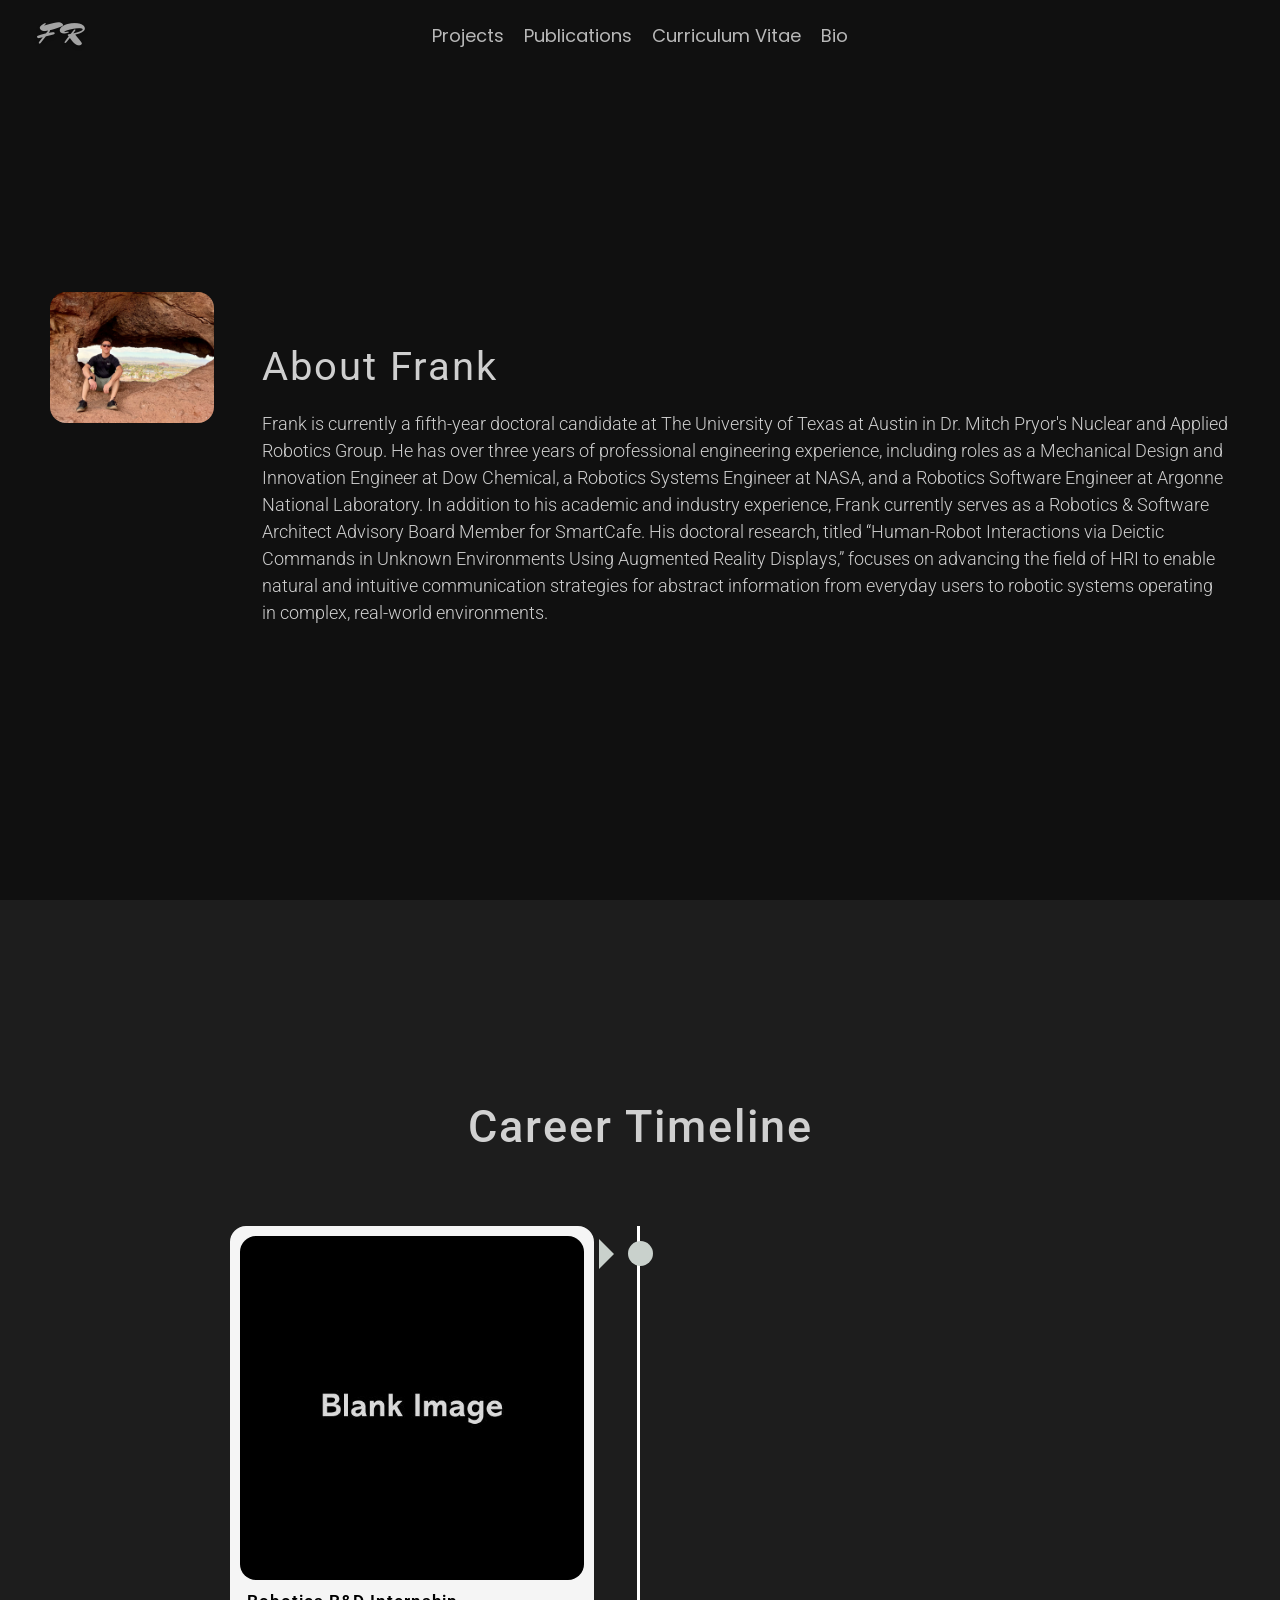
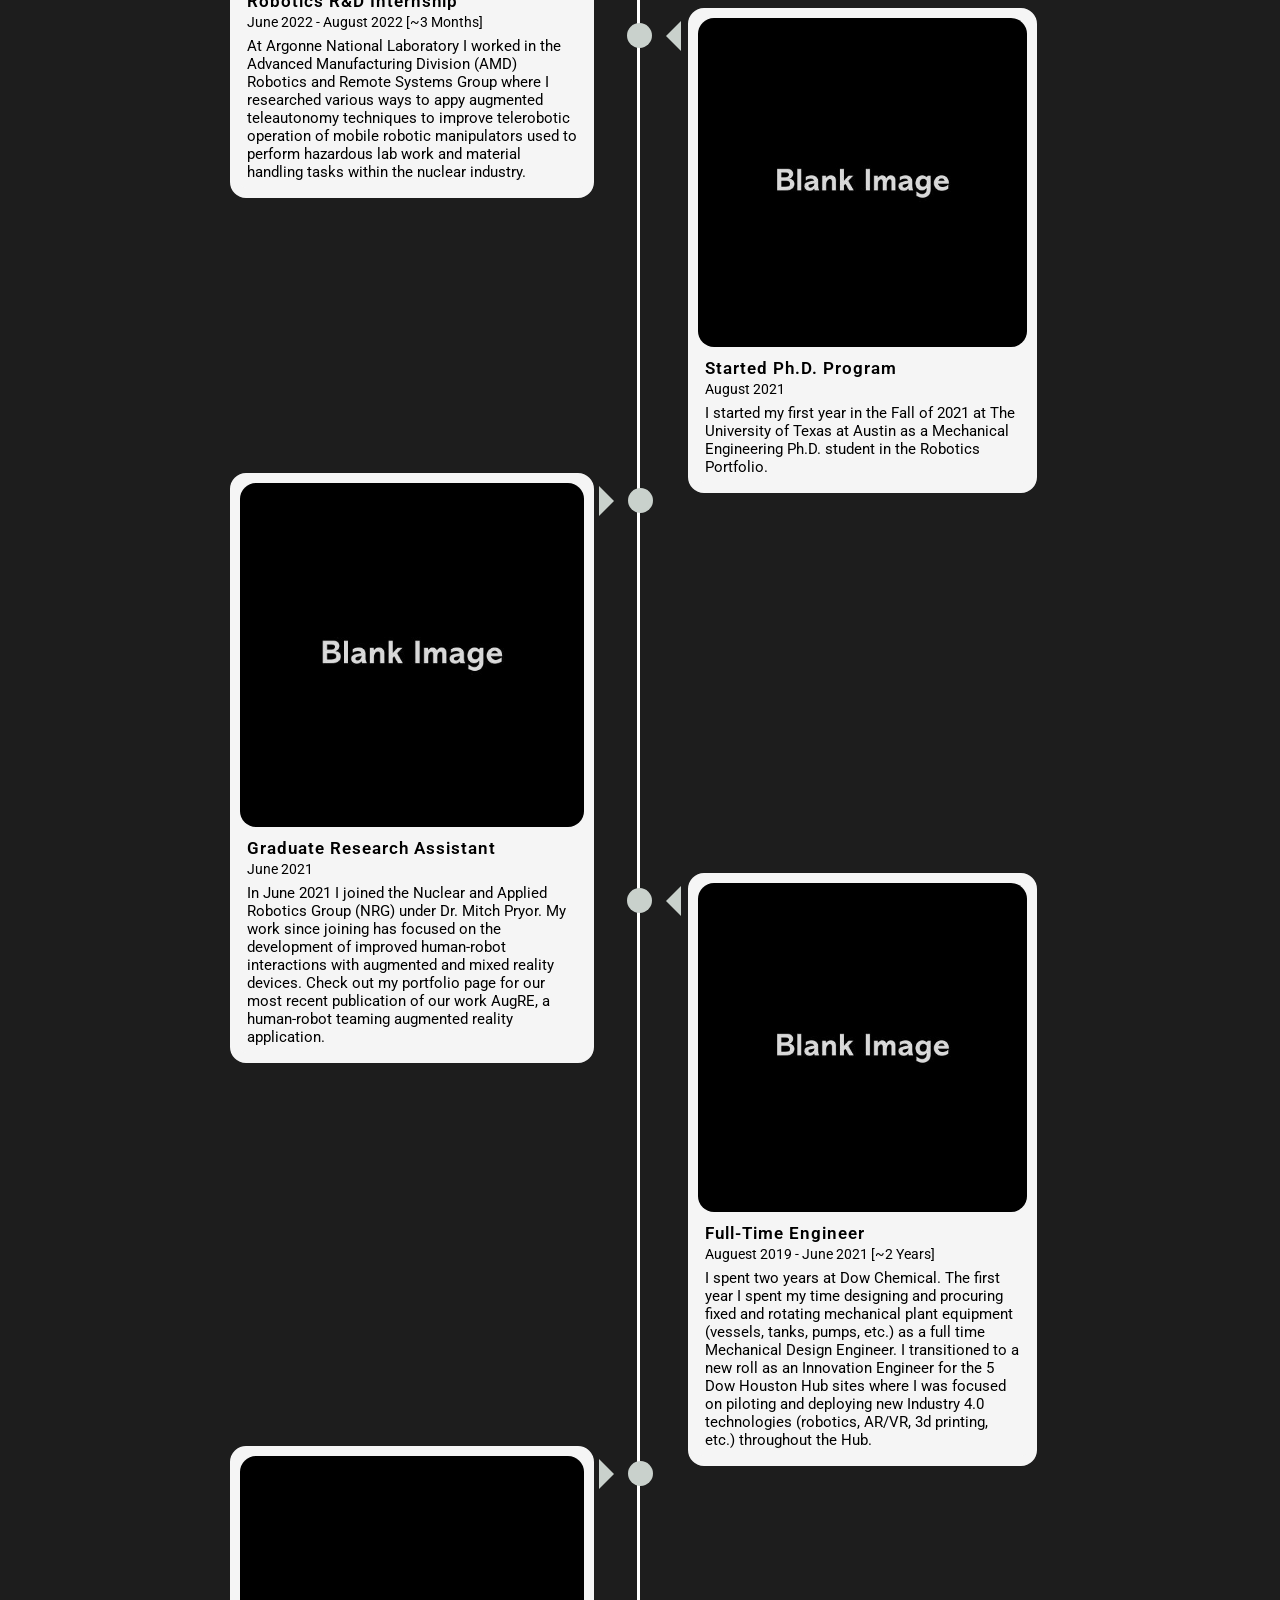
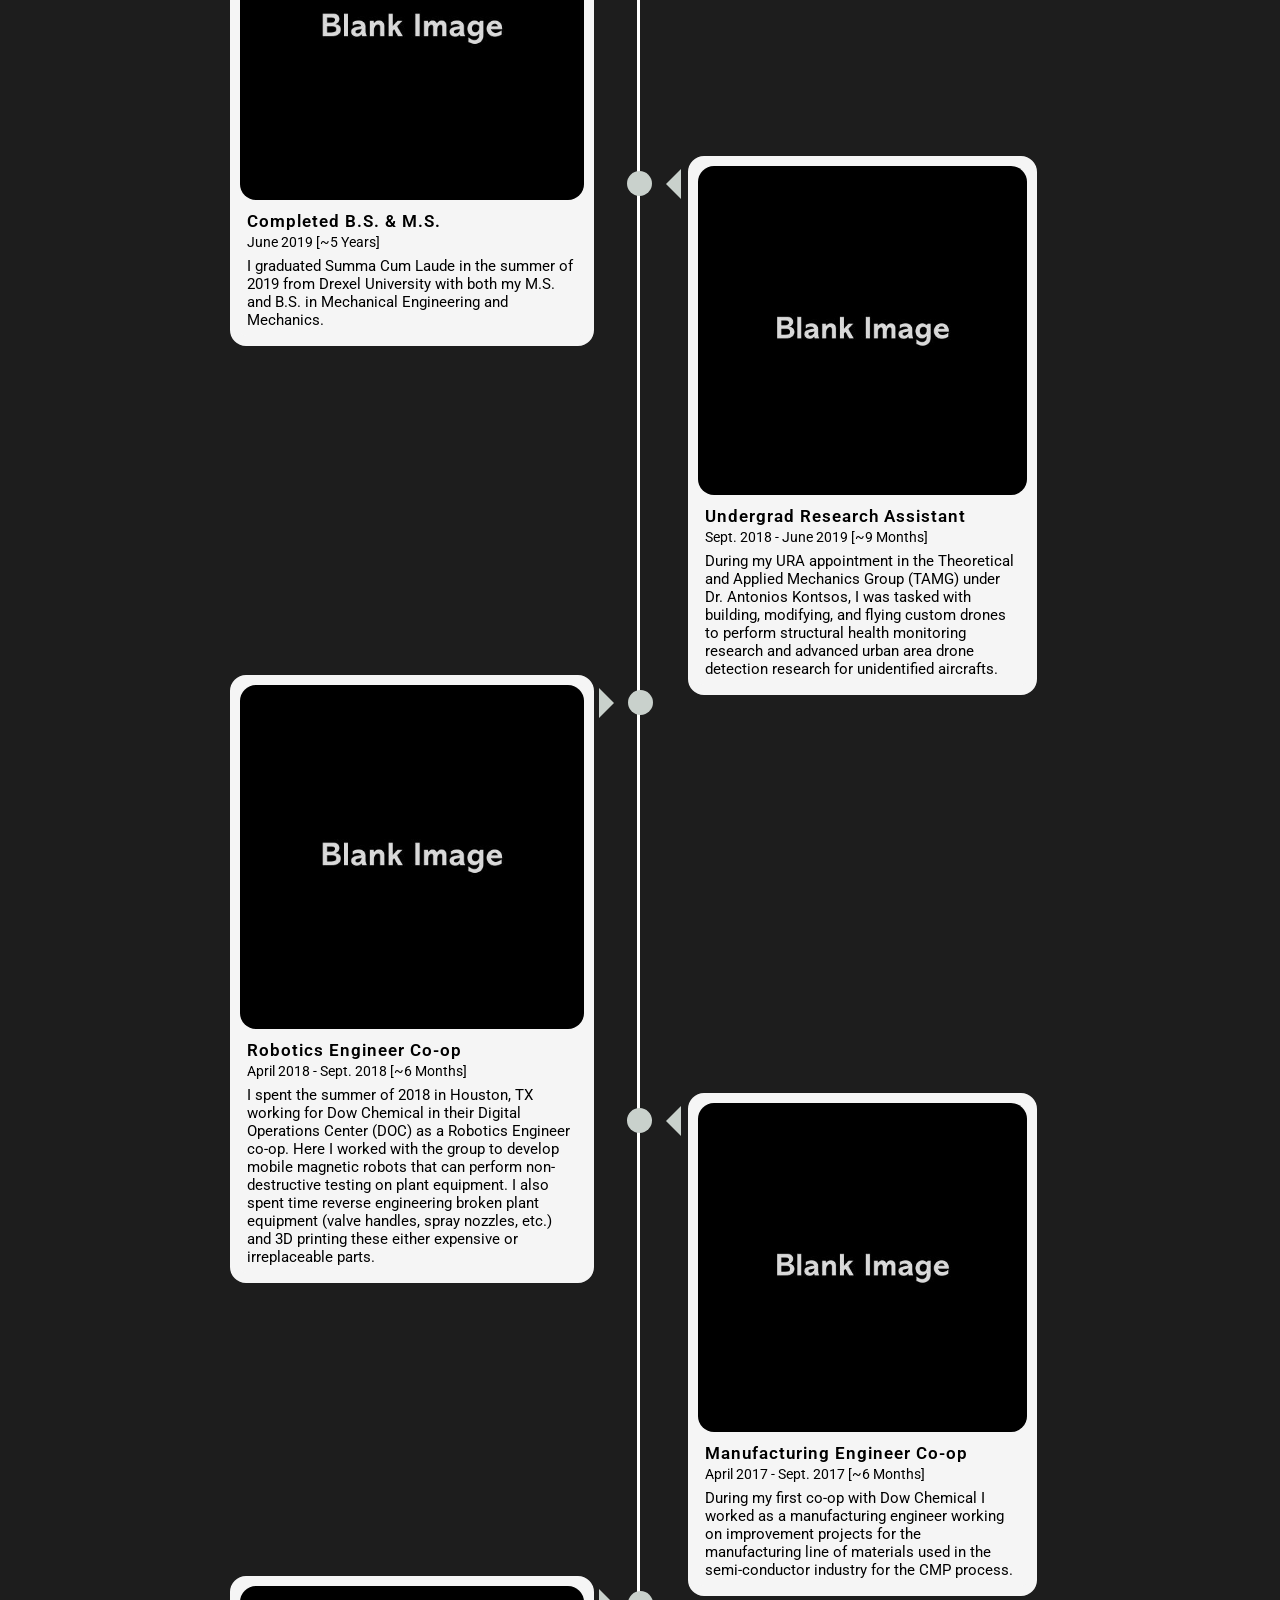
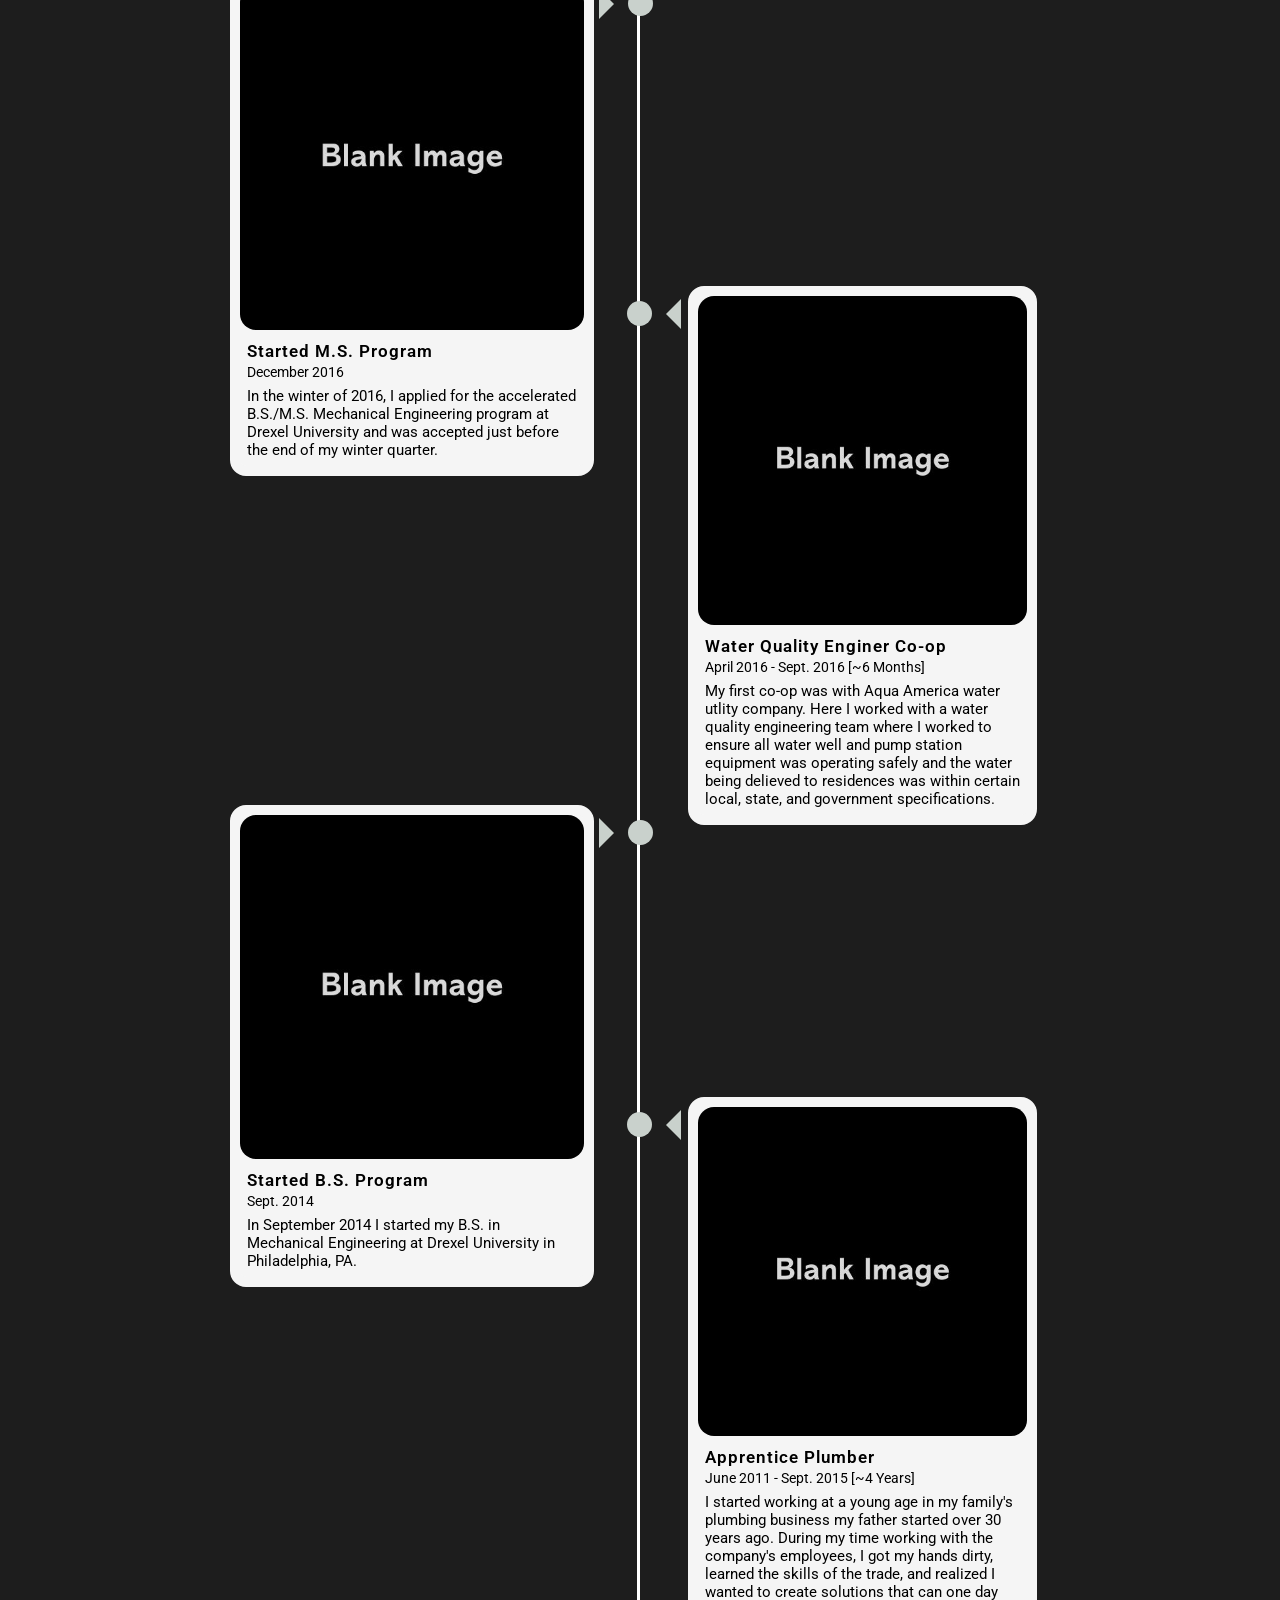
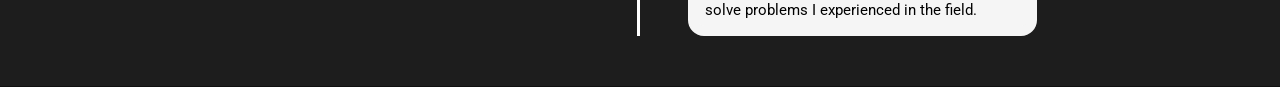
<file: about.html>
<!DOCTYPE html>
<html lang="en">
<head>
    <!--meta data-->
    <meta charset="UTF-8">
    <meta name="viewport" content="width=device-width, initial-scale=1.0">
    <meta name="description" content="Frank Regal Personal Website" />
    <meta name="keywords" content="about" />
    <meta name="author" content="Frank Regal" />
    <title>Frank Regal - About</title>
    <!--meta data-->

    <!--favicon-img--> 
    <link rel="icon" type="image/png" href="images/fr_logo.png">
    <!--favicon-img-->

    <!--Google Fonts-->
    <link rel="preconnect" href="https://fonts.googleapis.com">
    <link rel="preconnect" href="https://fonts.gstatic.com" crossorigin>
    <link href="https://fonts.googleapis.com/css2?family=Mr+Dafoe&display=swap" rel="stylesheet">
    <link href="https://fonts.googleapis.com/css2?family=Mrs+Sheppards&display=swap" rel="stylesheet">
    <!--Google Fonts-->

    <!--main css file-->
    <link rel="stylesheet" href="css/index.css">
    <!--main css file-->

    <!--load java script file--> 
    <script src="https://cdnjs.cloudflare.com/ajax/libs/gsap/3.2.6/gsap.min.js"></script>
    <!--load java script file--> 
</head>
<body>
    <!--// Page Navigation ========================================================= -->
        <!--navigator-->
      <div id="navigation-bar">
        <a href="index.html" class="nav-name">FR</a>
        <ul class="navigation-links">
            <!-- <li><a href="#" data-text="" id="home-link" >Home</a></li> -->
            <li><a href="portfolio.html" data-text="" id="blog-link" >Projects</a></li>
            <li><a href="https://scholar.google.com/citations?user=A0RqAUgAAAAJ&hl=en&oi=sra" data-text="" id="contact-link" >Publications</a></li>
            <li><a href="https://1drv.ms/w/c/573fe21775d93be1/EdEFwUW9jwpAnPF5gp_8Zo0BMBXjoU_v5qz4fY5dTWffcg?e=dsuyWW" data-text="" id="cv" >Curriculum Vitae</a></li>
            <li><a href="about.html" data-text="" id="about-link" >Bio</a></li>  
        </ul>
      </div>
      <!--navigator-end-->
      <!--menubar-->
      <div class="menubar" id="menubar">
        <span class="first-span"></span>
        <span class="second-span"></span>
        <span class="third-span"></span>
      </div>
      <!--menubar-->
      <!-- Mobile Navigation Menu -->
      <div class="mobile-nav" id="mobile-nav">
        <div class="mobile-nav-content">
          <div class="mobile-nav-header">
            <div class="nav-name-mobile">FR</div>
            <div class="close-menu" id="close-menu">
              <span class="close-first"></span>
              <span class="close-second"></span>
            </div>
          </div>
          <ul class="mobile-nav-links">
            <li><a href="portfolio.html">Projects</a></li>
            <li><a href="https://scholar.google.com/citations?user=A0RqAUgAAAAJ&hl=en&oi=sra">Publications</a></li>
            <li><a href="https://1drv.ms/w/c/573fe21775d93be1/EdEFwUW9jwpAnPF5gp_8Zo0BMBXjoU_v5qz4fY5dTWffcg?e=dsuyWW">Curriculum Vitae</a></li>
            <li><a href="about.html">Bio</a></li>
          </ul>
        </div>
      </div>
      <!--header-->

    <!--about-->
    <div class="about">
        <!--about content-->
        <div id="about-content">
            <div class="about-main">
                <!--about picture-->
                <div class="about-img">
                    <img src="images/about/about_me_picture.jpg" alt="Image of Me">
                </div>
                <div class="about-side-info">
                    <div class="about-side-info-title">
                        About Frank
                    </div>
                    <div class="about-side-info-title-paragraph">
                      Frank is currently a fifth-year doctoral candidate at The University of Texas at Austin in Dr. Mitch Pryor's Nuclear and Applied Robotics Group. He has over three years of professional engineering experience, including roles as a Mechanical Design and Innovation Engineer at Dow Chemical, a Robotics Systems Engineer at NASA, and a Robotics Software Engineer at Argonne National Laboratory. In addition to his academic and industry experience, Frank currently serves as a Robotics & Software Architect Advisory Board Member for SmartCafe. His doctoral research, titled “Human-Robot Interactions via Deictic Commands in Unknown Environments Using Augmented Reality Displays,” focuses on advancing the field of HRI to enable natural and intuitive communication strategies for abstract information from everyday users to robotic systems operating in complex, real-world environments.
                    </div>
                <div class="about-top-info">
                    <!-- <div class="about-top-info-text">
                        <ul>
                        <li><i class="bi bi-chevron-right">></i> 
                            <strong></strong> 
                            <span>The University of Texas at Austin</span></li>
                        <li><i class="bi bi-chevron-right">></i> 
                            <strong></strong>
                            <span>Nuclear and Applied Robotics Group (NRG)</span></li>
                        <li><i class="bi bi-chevron-right">></i> 
                            <strong></strong>
                            <span>Ph.D. in Mechanical Engineering (In-Progress)</span></li>
                        </li>
                        </ul>
                    </div> -->
                </div>
                </div>          
            </div>
            <div class="about-header bottom-header">
                
            <div class="line"></div>
            </div>
        </div>
        <div class="about-bio">
            <div class="services-heading wow">
                
            </div>
            <!-- <div class="about-bio-text">
              Frank is currently a fifth-year doctoral candidate at The University of Texas at Austin and is currently completing his dissertation in preparation for graduation. He has over three years of professional engineering experience, including roles as a Mechanical Design and Innovation Engineer at Dow Chemical, a Robotics Systems Engineer at NASA, and a Robotics Software Engineer at Argonne National Laboratory. In addition to his academic and industry experience, Frank currently serves as a Robotics & Software Architect Advisory Board Member for SmartCafe. His doctoral research, titled “Human-Robot Interactions via Deictic Commands in Unknown Environments Using Augmented Reality Displays,” focuses on advancing the field of HRI to enable natural and intuitive communication strategies for abstract information from everyday users to robotic systems operating in complex, real-world environments.
            </div> -->
        </div>
        <!--about content--end-->
        <!--services start-->
        <div id="services">
          
            <!-- services content
            <div class="services-content">
              <div class="services-heading wow">
                Learn <span class="color">More</span>
              </div> 
              <a href="https://www.youtube.com/playlist?list=PLpxiHHfJqWUeqchNZnZ0LAFIpIbWnW75o">
              <div class="service-one service wow">
                  <div class="service-img">
                  <img src="images/about/hobbys/Lap_at_NJ_Field_of_Dreams.gif" alt="service-one">
                  </div>
                  <div class="service-description">
                   <h2>Hobbys</h2>
                   <p>Click on the tile to view videos I have created throughout my life snowboarding, dirt biking, snowmobiling, etc.</p>
                  </div>
              </div>
              </a>
              <a href="portfolio.html">
              <div class="service-two service wow">
                  <div class="service-img">
                  <img src="images/gif/augre.gif" alt="service-two">
                  </div>
                  <div class="service-description">
                   <h2>Projects</h2>
                   <p>Click on the tile to learn more about work I have done throughtout my career.</p>
                  </div>
              </div>
              </a>
              <a href="https://www.etsy.com/shop/RegalPrinting?ref=seller-platform-mcnav">
              <div class="service-three service print">
               <div class="service-img">
                  <img src="images/about/3d printing/3d_printing.gif" alt="service-three">
               </div>
               <div class="service-description">
                   <h2>3D Print Shop</h2>
                   <p>Click on the tile to check out my latest prints for sale.</p>
               </div>
              </div>
              </a>
            </div> -->
            <!--services header-->
            <div class="services-heading career-timeline-heading">
                    <span class="color">Career</span> Timeline
                    <br>
                    <br>
            </div>
            <!--services header end-->
            <!--TIMELINE-->
            <!--<section style="background-color: #F0F2F5;">-->
            <section>
                <div class="container py-5">
                <div class="main-timeline-2">
                    <div class="timeline-2 left-2">
                      <div class="card">
                        <!-- <img src="images/timeline/argonne_logo_trans.png" class="card-img-top" -->
                        <img src="images/blank_image.jpg" class="card-img-top"
                        alt="Responsive image">
                        <div class="card-body p-4">
                          <h4 class="fw-bold mb-4">Robotics R&D Internship</h4>
                          <p class="text-muted mb-4"><i class="far fa-clock" aria-hidden="true"></i> June 2022 - August 2022 [~3 Months]</p>
                          <p class="mb-0">At Argonne National Laboratory I worked in the Advanced Manufacturing Division (AMD) Robotics
                            and Remote Systems Group where I researched various ways to appy augmented teleautonomy techniques to improve telerobotic operation of
                            mobile robotic manipulators used to perform hazardous lab work and material handling tasks within the nuclear industry.</p>
                        </div>
                      </div>
                    </div>
                    <div class="timeline-2 right-2">
                      <div class="card">
                        <!-- <img src="images/timeline/ut_austin_trans.png" class="card-img-top" -->
                         <img src="images/blank_image.jpg" class="card-img-top"
                          alt="Responsive image">
                        <div class="card-body p-4">
                          <h4 class="fw-bold mb-4">Started Ph.D. Program</h4>
                          <p class="text-muted mb-4"><i class="far fa-clock" aria-hidden="true"></i>August 2021</p>
                          <p class="mb-0">I started my first year in the Fall of 2021 at The University of Texas at Austin as a Mechanical Engineering Ph.D. student 
                            in the Robotics Portfolio. 
                          </p>
                        </div>
                      </div>
                    </div>
                    <div class="timeline-2 left-2">
                        <div class="card">
                          <!-- <img src="images/timeline/nrg_logo_color_ill_trans.png" class="card-img-top" -->
                          <img src="images/blank_image.jpg" class="card-img-top"
                            alt="Responsive image">
                          <div class="card-body p-4">
                            <h4 class="fw-bold mb-4">Graduate Research Assistant</h4>
                            <p class="text-muted mb-4"><i class="far fa-clock" aria-hidden="true"></i>June 2021</p>
                            <p class="mb-0"> In June 2021 I joined the Nuclear and Applied Robotics Group (NRG) under Dr. Mitch Pryor. My work since joining has focused on the
                              development of improved human-robot interactions with augmented and mixed reality devices. Check out my portfolio page for our most recent
                              publication of our work AugRE, a human-robot teaming augmented reality application. 
                            </p>
                          </div>
                        </div>
                      </div>
                    <div class="timeline-2 right-2">
                      <div class="card">
                        <!-- <img src="images/timeline/dow_logo_trans.png" class="card-img-top" -->
                        <img src="images/blank_image.jpg" class="card-img-top"
                          alt="Responsive image">
                        <div class="card-body p-4">
                          <h4 class="fw-bold mb-4">Full-Time Engineer</h4>
                          <p class="text-muted mb-4"><i class="far fa-clock" aria-hidden="true"></i>Auguest 2019 - June 2021 [~2 Years]</p>
                          <p class="mb-0">I spent two years at Dow Chemical. The first year I spent my time designing and procuring fixed and rotating 
                            mechanical plant equipment (vessels, tanks, pumps, etc.) as a full time Mechanical Design Engineer. I transitioned 
                            to a new roll as an Innovation Engineer for the 5 Dow Houston Hub sites where I was focused on 
                            piloting and deploying new Industry 4.0 technologies (robotics, AR/VR, 3d printing, etc.) throughout the Hub.</p>
                        </div>
                      </div>
                    </div>
                    <div class="timeline-2 left-2">
                      <div class="card">
                        <!-- <img src="images/timeline/drexel_logo_trans.png" class="card-img-top" -->
                        <img src="images/blank_image.jpg" class="card-img-top"
                          alt="Responsive image">
                        <div class="card-body p-4">
                          <h4 class="fw-bold mb-4">Completed B.S. & M.S.</h4>
                          <p class="text-muted mb-4"><i class="far fa-clock" aria-hidden="true"></i>June 2019 [~5 Years]</p>
                          <p class="mb-0">
                            I graduated Summa Cum Laude in the summer of 2019 from Drexel University with both my M.S. and B.S. in
                            Mechanical Engineering and Mechanics.
                          </p>
                        </div>
                      </div>
                    </div>
                    <div class="timeline-2 right-2">
                      <div class="card">
                        <!-- <img src="images/timeline/tamg_logo_trans.png" class="card-img-top" -->
                        <img src="images/blank_image.jpg" class="card-img-top"
                          alt="Responsive image">
                        <div class="card-body p-4">
                          <h4 class="fw-bold mb-4">Undergrad Research Assistant</h4>
                          <p class="text-muted mb-4"><i class="far fa-clock" aria-hidden="true"></i>Sept. 2018 - June 2019 [~9 Months]</p>
                          <p class="mb-0">During my URA appointment in the Theoretical and Applied Mechanics Group (TAMG) under Dr. Antonios Kontsos, 
                            I was tasked with building, modifying, and flying custom drones to perform structural health monitoring research 
                            and advanced urban area drone detection research for unidentified aircrafts.
                          </p>
                        </div>
                      </div>
                    </div>
                    <div class="timeline-2 left-2">
                    <div class="card">
                      <!-- <img src="images/timeline/dow_logo_trans.png" class="card-img-top" -->
                      <img src="images/blank_image.jpg" class="card-img-top"
                        alt="Responsive image">
                      <div class="card-body p-4">
                        <h4 class="fw-bold mb-4">Robotics Engineer Co-op</h4>
                        <p class="text-muted mb-4"><i class="far fa-clock" aria-hidden="true"></i>April 2018 - Sept. 2018 [~6 Months]</p>
                        <p class="mb-0">
                          I spent the summer of 2018 in Houston, TX working for Dow Chemical in their Digital Operations Center (DOC) as a Robotics Engineer
                          co-op. Here I worked with the group to develop mobile magnetic robots that can perform non-destructive testing on plant equipment.
                          I also spent time reverse engineering broken plant equipment (valve handles, spray nozzles, etc.) and 3D printing these either expensive 
                          or irreplaceable parts.
                        </p>
                      </div>
                    </div>
                    </div>
                    <div class="timeline-2 right-2">
                    <div class="card">
                      <!-- <img src="images/timeline/dow_logo_trans.png" class="card-img-top" -->
                      <img src="images/blank_image.jpg" class="card-img-top"
                        alt="Responsive image">
                      <div class="card-body p-4">
                        <h4 class="fw-bold mb-4">Manufacturing Engineer Co-op</h4>
                        <p class="text-muted mb-4"><i class="far fa-clock" aria-hidden="true"></i>April 2017 - Sept. 2017 [~6 Months]</p>
                        <p class="mb-0">During my first co-op with Dow Chemical I worked as a manufacturing engineer working on improvement projects
                            for the manufacturing line of materials used in the semi-conductor industry for the CMP process.
                        </p>
                      </div>
                    </div>
                    </div>
                    <div class="timeline-2 left-2">
                        <div class="card">
                          <!-- <img src="images/timeline/drexel_logo_trans.png" class="card-img-top" -->
                          <img src="images/blank_image.jpg" class="card-img-top"
                            alt="Responsive image">
                          <div class="card-body p-4">
                            <h4 class="fw-bold mb-4">Started M.S. Program</h4>
                            <p class="text-muted mb-4"><i class="far fa-clock" aria-hidden="true"></i>December 2016</p>
                            <p class="mb-0">In the winter of 2016, I applied for the accelerated B.S./M.S. Mechanical Engineering program at Drexel University and was accepted just before the end 
                                of my winter quarter.
                            </p>
                          </div>
                        </div>
                        </div>
                    <div class="timeline-2 right-2">
                        <div class="card">
                          <!-- <img src="images/timeline/auqa_logo_trans.png" class="card-img-top" -->
                          <img src="images/blank_image.jpg" class="card-img-top"
                            alt="Responsive image">
                          <div class="card-body p-4">
                            <h4 class="fw-bold mb-4">Water Quality Enginer Co-op</h4>
                            <p class="text-muted mb-4"><i class="far fa-clock" aria-hidden="true"></i>April 2016 - Sept. 2016 [~6 Months]</p>
                            <p class="mb-0">
                              My first co-op was with Aqua America water utlity company. Here I worked with a water quality engineering team 
                              where I worked to ensure all water well and pump station equipment was operating safely and the water being delieved to residences was 
                              within certain local, state, and government specifications.
                            </p>
                          </div>
                        </div>
                    </div>
                    <div class="timeline-2 left-2">
                        <div class="card">
                          <!-- <img src="images/timeline/drexel_logo_trans.png" class="card-img-top" -->
                          <img src="images/blank_image.jpg" class="card-img-top"
                            alt="Responsive image">
                          <div class="card-body p-4">
                            <h4 class="fw-bold mb-4">Started B.S. Program</h4>
                            <p class="text-muted mb-4"><i class="far fa-clock" aria-hidden="true"></i>Sept. 2014</p>
                            <p class="mb-0">In September 2014 I started my B.S. in Mechanical Engineering at Drexel University in Philadelphia, PA.
                            </p>
                          </div>
                        </div>
                    </div>
                    <div class="timeline-2 right-2">
                        <div class="card">
                          <!-- <img src="images/timeline/regal_plmb_logo_trans.png" class="card-img-top" -->
                          <img src="images/blank_image.jpg" class="card-img-top"
                            alt="Responsive image">
                          <div class="card-body p-4">
                            <h4 class="fw-bold mb-4">Apprentice Plumber</h4>
                            <p class="text-muted mb-4"><i class="far fa-clock" aria-hidden="true"></i>June 2011 - Sept. 2015 [~4 Years]</p>
                            <p class="mb-0">I started working at a young age in my family's plumbing business my father started over 30 years ago.
                                During my time working with the company's employees, I got my hands dirty, learned the skills of the trade, and realized
                                I wanted to create solutions that can one day solve problems I experienced in the field.
                            </p>
                          </div>
                        </div>
                    </div>
                </div>
            </section>
            </div>
            <!--TIMELINE-->
            
        </div>
        <!--services content--end-->
        <!--about skills-->
        <!--
        <div id="skills">
            <div class="skills-header">
                 Programming <span class="color"> Skills</span>
            </div>                
        <div class="skills-content " style="text-align: center;">
            <div class="skill-html skill">
                <div class="skill-text">
                    <div class="html">
                        ROS
                    </div>
                </div>
                <div class="html-prog wow prog">
                    <div class="html-progress wow">95%</div>
                </div>
            </div>
            <div class="skill-html skill">
                <div class="skill-text">
                    <div class="html">
                        C++
                    </div>
                </div>
                <div class="html-prog wow prog">
                    <div class="js-progress wow">90%</div>
                </div>
            </div>
            <div class="skill-html skill">
                <div class="skill-text">
                    <div class="html">
                        Python
                    </div>
                </div>
                <div class="html-prog wow prog">
                    <div class="adobe-progress wow">90%</div>
                </div>
            </div>
            <div class="skill-html skill">
                <div class="skill-text">
            <div class="html">
                PHP
            </div>
                </div>
            <div class="html-prog wow prog">
         <div class="php-progress wow">87%</div>
            </div>
            </div>
            <div class="skill-html skill">
                <div class="skill-text">
            <div class="html">
                JQuery
            </div>
                </div>
            <div class="html-prog wow prog">
         <div class="jquery-progress wow">94%</div>
            </div>
            </div>
            <div class="skill-html skill">
                <div class="skill-text">
            <div class="html">
                SEO
            </div>
                </div>
            <div class="html-prog wow prog">
         <div class="seo-progress wow">84%</div>
            </div>
            </div>
        </div> -->
        <!-- <div class="footer">
            <div class="footer-text">
                Last Updated July 2022 By Frank Regal 
                <span class="footer-image">
                    Made In America<img src="images/united-states.png" height="24px">
                </span> 
            </div>
        </div> -->
    </div>   
    <!--about--end-->
    <!--division scripts-->
    <script src="js/jquery.min.js"></script>
    <script src="js/particles.js"></script>
    <script src="js/particles.min.js"></script>
    <script src="js/index.js"></script>
    <!--divisiion scripts-->
</body>
</html>
</file>
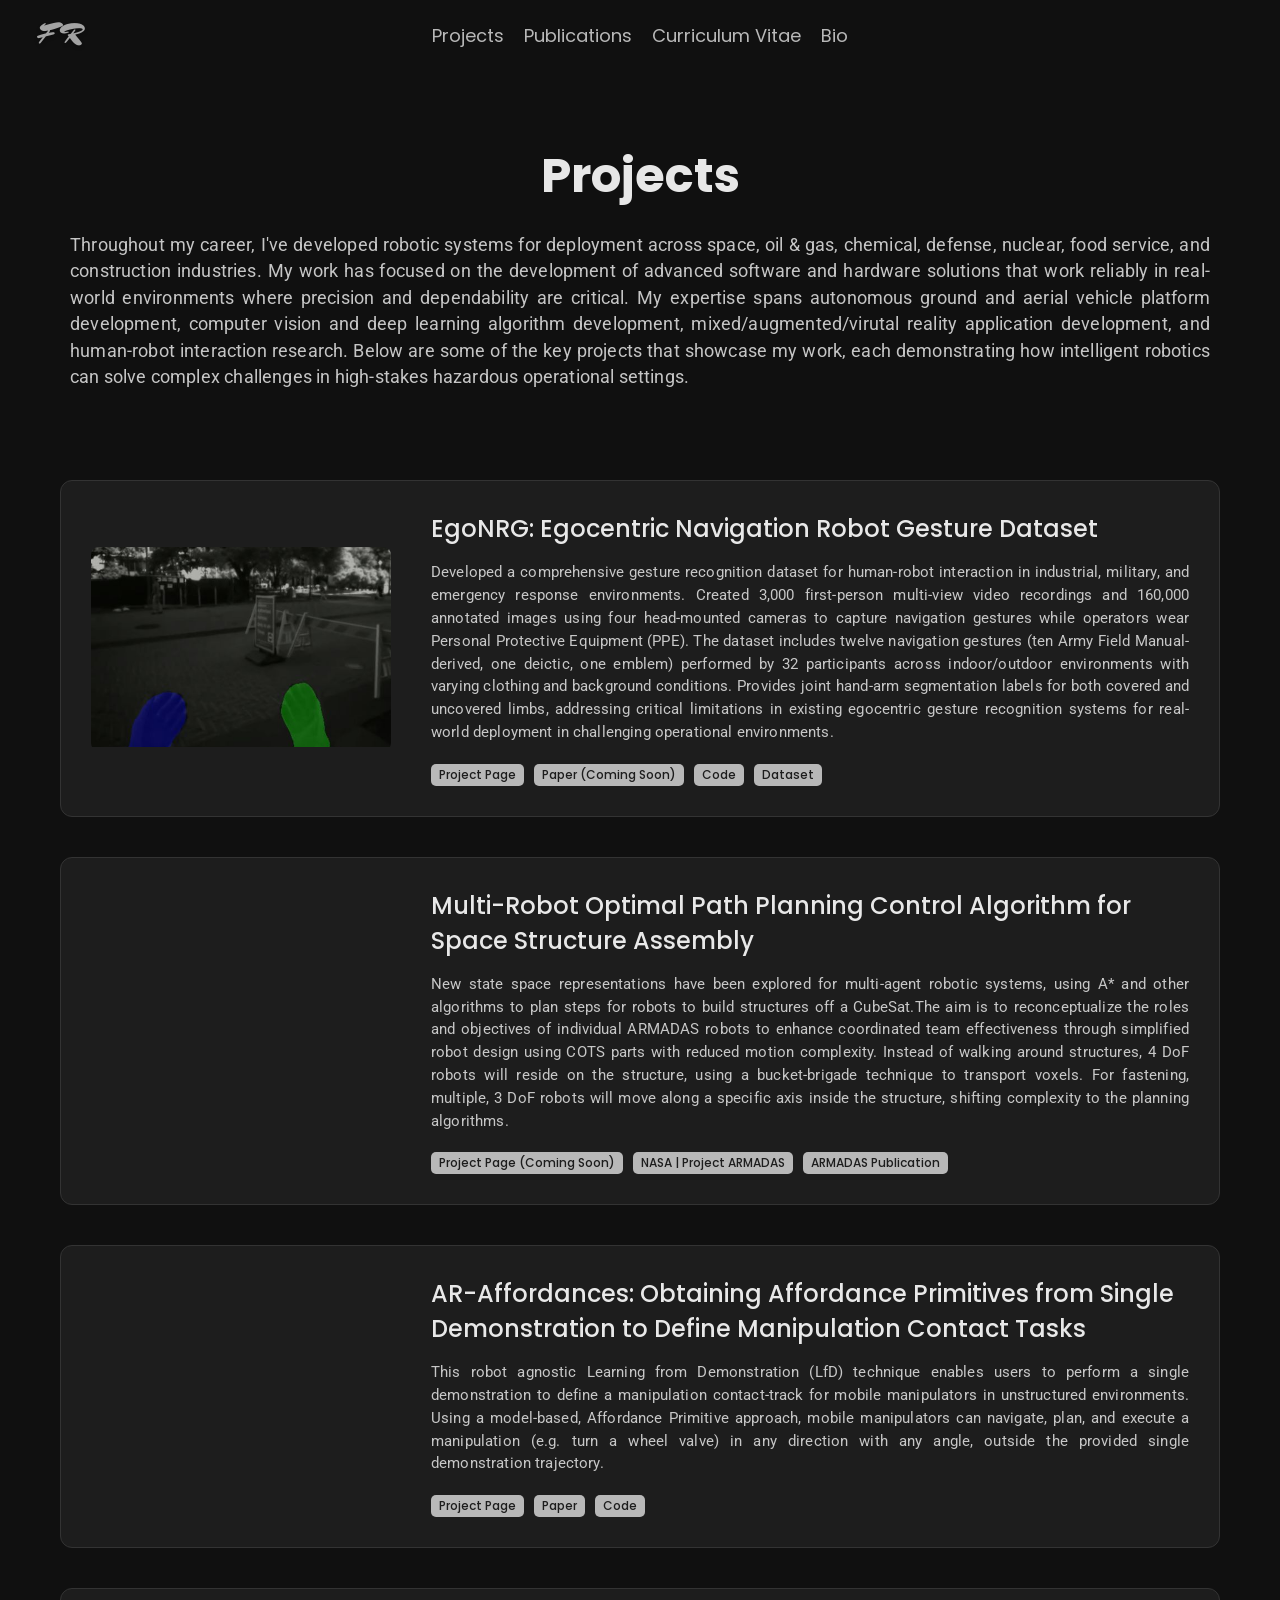
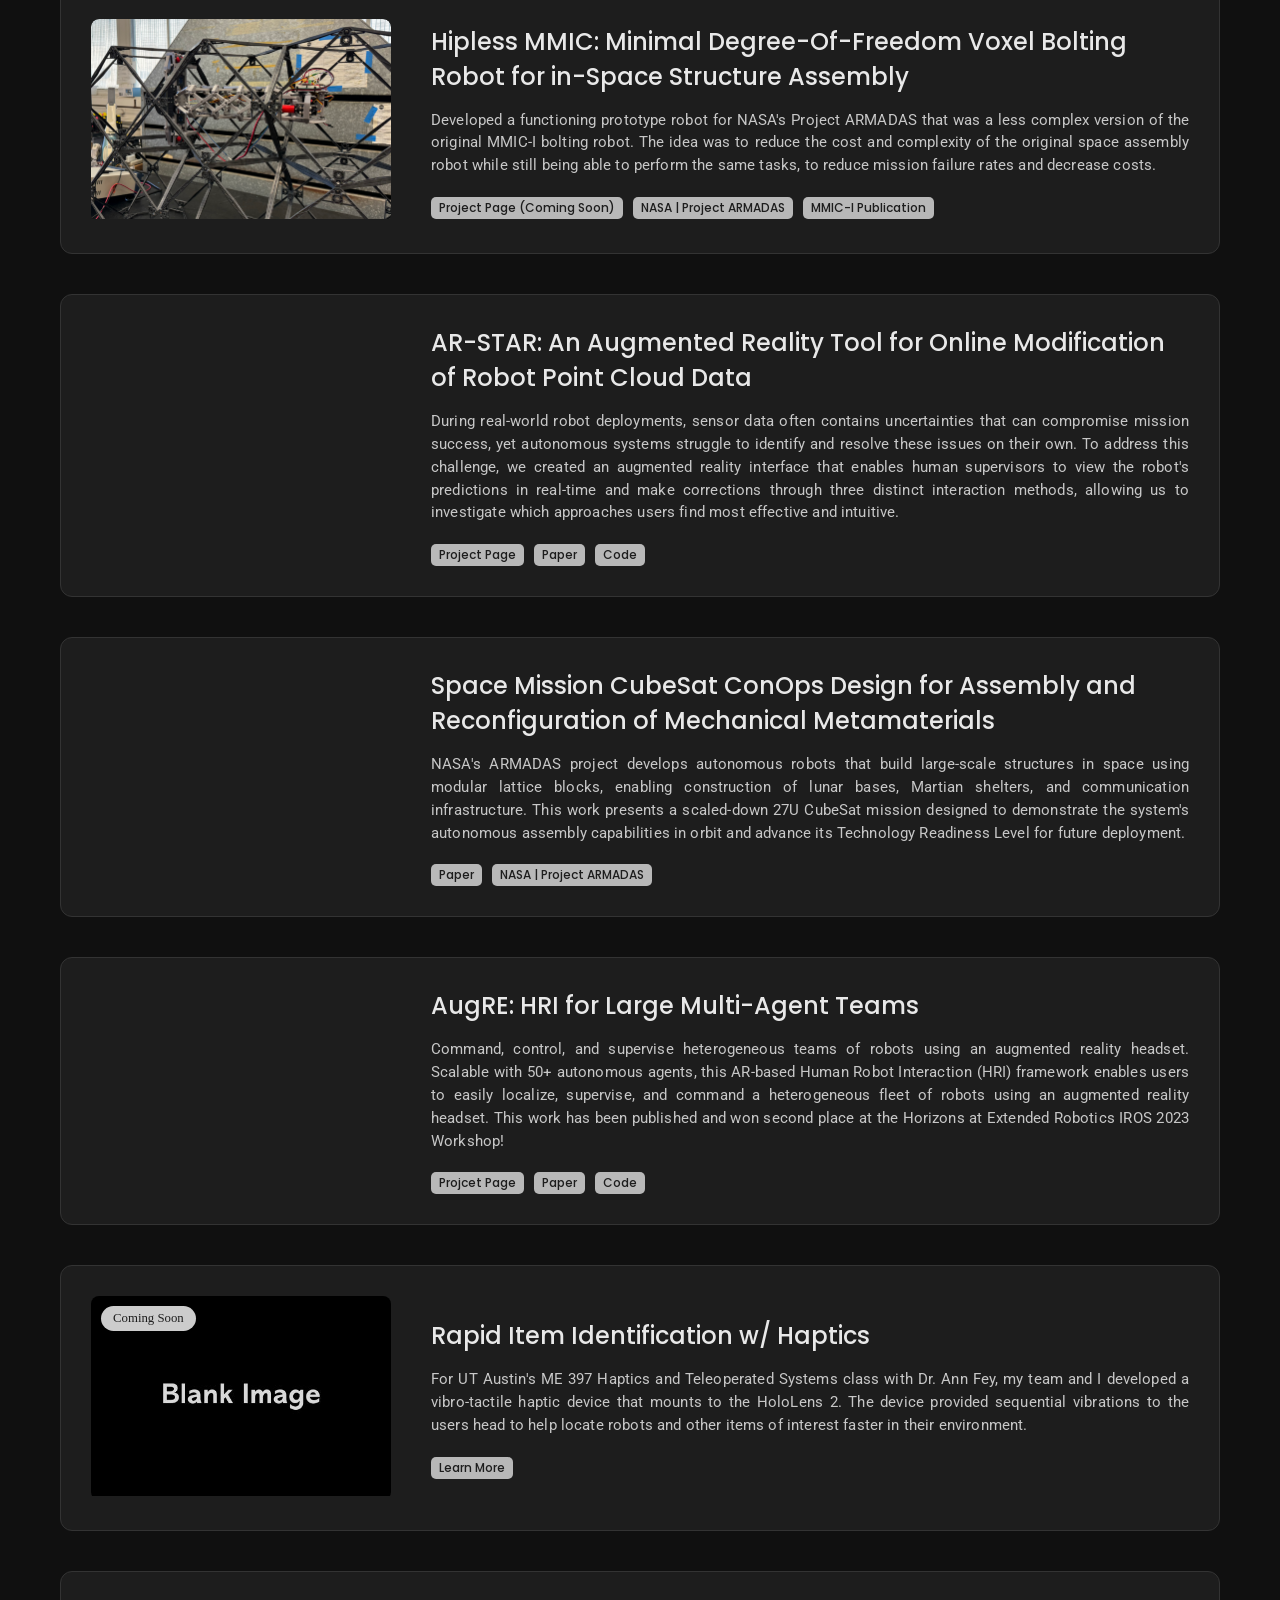
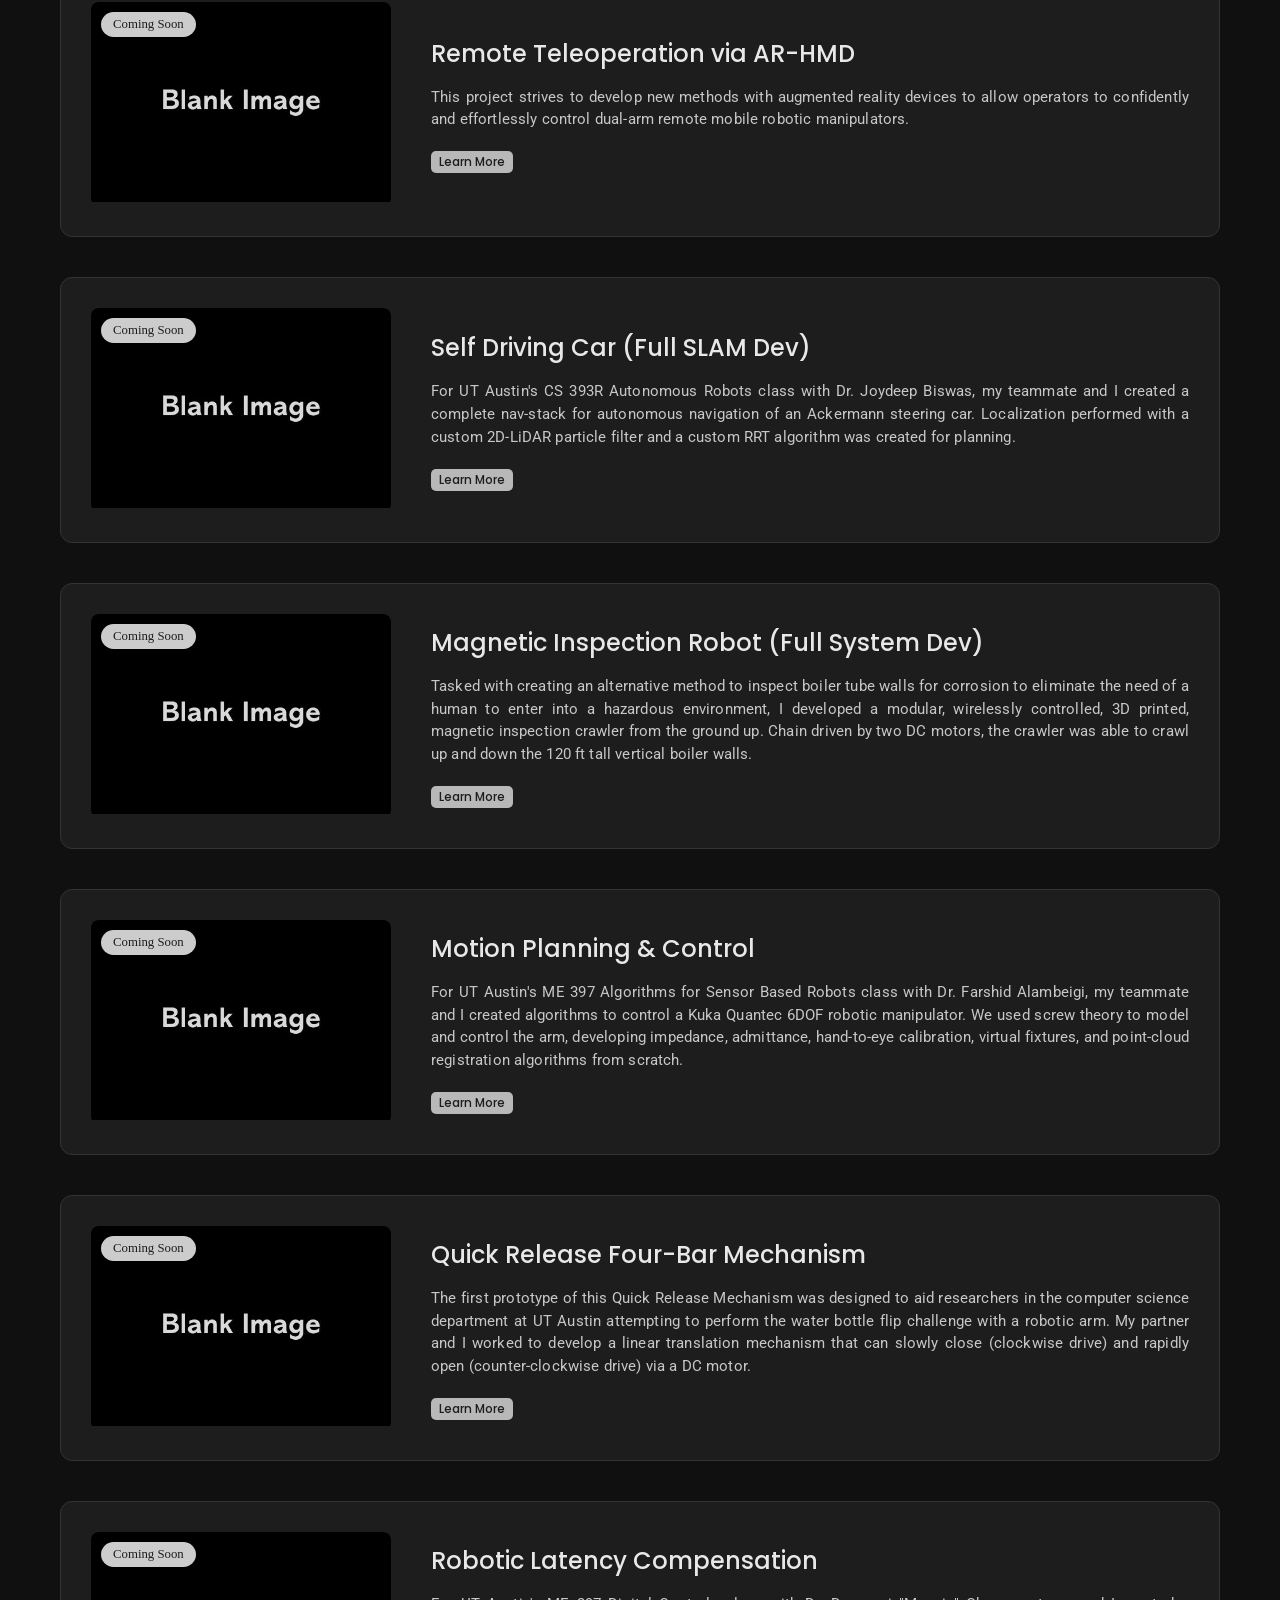
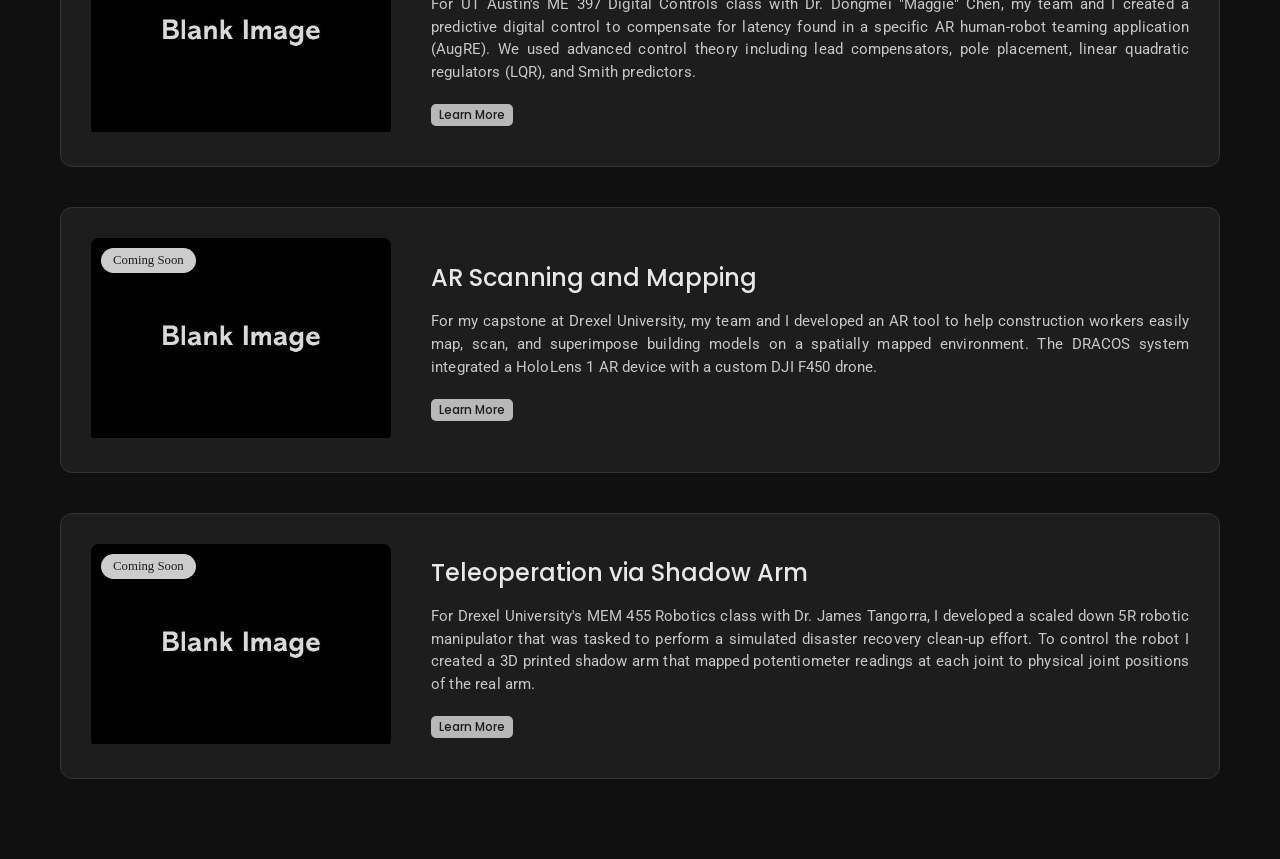
<file: portfolio.html>
<!DOCTYPE html>
<html lang="en">
    <head>
        <!--meta data-->
        <meta charset="UTF-8">
        <meta name="viewport" content="width=device-width, initial-scale=1.0">
        <meta name="description" content="Frank Regal Personal Website" />
        <meta name="keywords" content="portfolio" />
        <meta name="author" content="Frank Regal" />
        <title>Frank Regal - Porfolio</title>
        <!--meta data-->
    
        <!--favicon-img--> 
        <link rel="icon" type="image/png" href="images/fr_logo.png">
        <!--favicon-img-->
    
        <!--Google Fonts-->
        <link rel="preconnect" href="https://fonts.googleapis.com">
        <link rel="preconnect" href="https://fonts.gstatic.com" crossorigin>
        <link href="https://fonts.googleapis.com/css2?family=Mr+Dafoe&display=swap" rel="stylesheet">
        <link href="https://fonts.googleapis.com/css2?family=Mrs+Sheppards&display=swap" rel="stylesheet">
        <!--Google Fonts-->
    
        <!--main css file-->
        <link rel="stylesheet" href="css/index.css">
        <!--main css file-->
    
        <!--load java script file--> 
        <script src="https://cdnjs.cloudflare.com/ajax/libs/gsap/3.2.6/gsap.min.js"></script>
        <!--load java script file--> 
    </head>
    <body>
        <!--// Page Navigation ========================================================= -->
        <!--navigator-->
        <div id="navigation-bar">
            <a href="index.html" class="nav-name">FR</a>
            <ul class="navigation-links">
                <!-- <li><a href="#" data-text="" id="home-link" >Home</a></li> -->
                <li><a href="portfolio.html" data-text="" id="blog-link" >Projects</a></li>
                <li><a href="https://scholar.google.com/citations?user=A0RqAUgAAAAJ&hl=en&oi=sra" data-text="" id="contact-link" >Publications</a></li>
                <li><a href="https://1drv.ms/w/c/573fe21775d93be1/EdEFwUW9jwpAnPF5gp_8Zo0BMBXjoU_v5qz4fY5dTWffcg?e=dsuyWW" data-text="" id="cv" >Curriculum Vitae</a></li>
                <li><a href="about.html" data-text="" id="about-link" >Bio</a></li>  
            </ul>
        </div>
        <!--navigator-end-->
        <!--menubar-->
        <div class="menubar" id="menubar">
            <span class="first-span"></span>
            <span class="second-span"></span>
            <span class="third-span"></span>
        </div>
        <!--menubar-->
        <!-- Mobile Navigation Menu -->
        <div class="mobile-nav" id="mobile-nav">
            <div class="mobile-nav-content">
                <div class="mobile-nav-header">
                    <div class="nav-name-mobile">FR</div>
                    <div class="close-menu" id="close-menu">
                        <span class="close-first"></span>
                        <span class="close-second"></span>
                    </div>
                </div>
                <ul class="mobile-nav-links">
                    <li><a href="portfolio.html">Projects</a></li>
                    <li><a href="https://scholar.google.com/citations?user=A0RqAUgAAAAJ&hl=en&oi=sra">Publications</a></li>
                    <li><a href="https://1drv.ms/w/c/573fe21775d93be1/EdEFwUW9jwpAnPF5gp_8Zo0BMBXjoU_v5qz4fY5dTWffcg?e=dsuyWW">Curriculum Vitae</a></li>
                    <li><a href="about.html">Bio</a></li>
                </ul>
            </div>
        </div>
        <!--header-->
        <div class="portfolio-simple">
            <div class="portfolio-header">
                <h1>Projects</h1>
                <p>Throughout my career, I've developed robotic systems for deployment across space, oil & gas, chemical, defense, nuclear, food service, and construction industries. My work has focused on the development of advanced software and hardware solutions that work reliably in real-world environments where precision and dependability are critical. My expertise spans autonomous ground and aerial vehicle platform development, computer vision and deep learning algorithm development, mixed/augmented/virutal reality application development, and human-robot interaction research. Below are some of the key projects that showcase my work, each demonstrating how intelligent robotics can solve complex challenges in high-stakes hazardous operational settings.
                </p>
            </div>
            <div class="projects-list">
                <!-- Project 1 -->
                <div class="project-item">
                    <div class="project-image">
                        <img src="images/portfolio/gesture_example.jpg" alt="EgoNRG: Egocentric Navigation Robot Gesture Dataset">
                        <!-- <div class="project-category"></div> -->
                    </div>
                    <div class="project-content">
                        <h3>EgoNRG: Egocentric Navigation Robot Gesture Dataset</h3>
                        <p>Developed a comprehensive gesture recognition dataset for human-robot interaction in industrial, military, and emergency response environments. Created 3,000 first-person multi-view video recordings and 160,000 annotated images using four head-mounted cameras to capture navigation gestures while operators wear Personal Protective Equipment (PPE). The dataset includes twelve navigation gestures (ten Army Field Manual-derived, one deictic, one emblem) performed by 32 participants across indoor/outdoor environments with varying clothing and background conditions. Provides joint hand-arm segmentation labels for both covered and uncovered limbs, addressing critical limitations in existing egocentric gesture recognition systems for real-world deployment in challenging operational environments.</p>
                        <!-- <span class="project-publication">ACM/IEEE International Conference on Human-Robot Interaction (HRI '24)</span> -->
                        <div class="project-links">
                            <a href="https://utnuclearroboticspublic.github.io/egonrg-website/" class="project-link">Project Page</a>
                            <a href="" class="project-link">Paper (Coming Soon)</a>
                            <a href="https://github.com/UTNuclearRobotics/EgoNRG" class="project-link">Code</a>
                            <a href="https://dataverse.tdl.org/dataset.xhtml?persistentId=doi:10.18738/T8/DC4J0Q" class="project-link">Dataset</a>
                        </div>
                    </div>
                </div>
                <div class="project-item">
                    <div class="project-image">
                        <video autoplay muted loop playsinline>
                            <source src="videos/porfolio/voxel_structure_reconfigured.mp4" type="video/mp4">
                            Your browser does not support the video tag.
                        </video>
                        <!-- <div class="project-category"></div> -->
                    </div>
                    <div class="project-content">
                        <h3>Multi-Robot Optimal Path Planning Control Algorithm for Space Structure Assembly</h3>
                        <p>New state space representations have been explored for multi-agent robotic systems, using A* and other algorithms to plan steps for robots to build structures off a CubeSat.The aim is to reconceptualize the roles and objectives of individual ARMADAS robots to enhance coordinated team effectiveness through simplified robot design using COTS parts with reduced motion complexity. Instead of walking around structures, 4 DoF robots will reside on the structure, using a bucket-brigade technique to transport voxels. For fastening, multiple, 3 DoF robots will move along a specific axis inside the structure, shifting complexity to the planning algorithms.
                            </p>
                        <div class="project-links">
                            <a href="" class="project-link">Project Page (Coming Soon)</a>
                            <a href="https://www.nasa.gov/automated-reconfigurable-mission-adaptive-digital-assembly-systems-armadas/" class="project-link">NASA | Project ARMADAS</a>
                            <a href="https://www.science.org/doi/10.1126/scirobotics.adi2746" class="project-link">ARMADAS Publication</a>
                        </div>
                    </div>
                </div>
                <div class="project-item">
                    <div class="project-image">
                        <video autoplay muted loop playsinline>
                            <source src="videos/porfolio/super_mega_demo_smashed.mp4" type="video/mp4">
                            Your browser does not support the video tag.
                        </video>
                    </div>
                    <div class="project-content">
                        <h3>AR-Affordances: Obtaining Affordance Primitives from Single Demonstration to Define Manipulation Contact Tasks</h3>
                        <p>This robot agnostic Learning from Demonstration (LfD) technique enables users to perform a single demonstration to define a manipulation contact-track for mobile manipulators in unstructured environments. Using a model-based, Affordance Primitive approach, mobile manipulators can navigate, plan, and execute a manipulation (e.g. turn a wheel valve) in any direction with any angle, outside the provided single demonstration trajectory.</p>
                        <div class="project-links">
                            <a href="https://utnuclearroboticspublic.github.io/ar-affordances/" class="project-link">Project Page</a>
                            <a href="https://ieeexplore.ieee.org/document/10342493/" class="project-link">Paper</a>
                            <a href="https://github.com/UTNuclearRoboticsPublic/ar-affordances" class="project-link">Code</a>
                        </div>
                    </div>
                </div>
                <div class="project-item">
                    <div class="project-image">
                        <!-- <video autoplay muted loop playsinline>
                            <source src="videos/porfolio/hipless_mmic.mp4" type="video/mp4">
                            Your browser does not support the video tag.
                        </video> -->
                        <div class="project-image">
                            <img src="images/portfolio/hipless_mmic.jpeg" alt="Hipless MMIC: Minimal Degree-Of-Freedom Voxel Bolting Robot for in-Space Structure Assembly">
                            <!-- <div class="project-category"></div> -->
                        </div>
                        <!-- <div class="project-category"></div> -->
                    </div>
                    <div class="project-content">
                        <h3>Hipless MMIC: Minimal Degree-Of-Freedom Voxel Bolting Robot for in-Space Structure Assembly</h3>
                        <p>Developed a functioning prototype robot for NASA's Project ARMADAS that was a less complex version of the original MMIC-I bolting robot. The idea was to reduce the cost and complexity of the original space assembly robot while still being able to perform the same tasks, to reduce mission failure rates and decrease costs.</p>
                        <div class="project-links">
                            <a href="" class="project-link">Project Page (Coming Soon)</a>
                            <a href="https://www.nasa.gov/automated-reconfigurable-mission-adaptive-digital-assembly-systems-armadas/" class="project-link">NASA | Project ARMADAS</a>
                            <a href="https://www.science.org/doi/10.1126/scirobotics.adi2746" class="project-link">MMIC-I Publication</a>
                        </div>
                    </div>
                </div>
                <div class="project-item">
                    <div class="project-image">
                        <video autoplay muted loop playsinline>
                            <source src="videos/porfolio/ar_star_interactions_cropped.mp4" type="video/mp4">
                            Your browser does not support the video tag.
                        </video>
                        <!-- <div class="project-category"></div> -->
                    </div>
                    <div class="project-content">
                        <h3>AR-STAR: An Augmented Reality Tool for Online Modification of Robot Point Cloud Data</h3>
                        <p>During real-world robot deployments, sensor data often contains uncertainties that can compromise mission success, yet autonomous systems struggle to identify and resolve these issues on their own. To address this challenge, we created an augmented reality interface that enables human supervisors to view the robot's predictions in real-time and make corrections through three distinct interaction methods, allowing us to investigate which approaches users find most effective and intuitive.</p>
                        <!-- <span class="project-publication">ACM/IEEE International Conference on Human-Robot Interaction (HRI '24)</span> -->
                        <div class="project-links">
                            <a href="https://utnuclearroboticspublic.github.io/ar-star/" class="project-link">Project Page</a>
                            <a href="https://dl.acm.org/doi/10.1145/3610978.3640571" class="project-link">Paper</a>
                            <a href="https://github.com/UTNuclearRobotics/ARStarUnreal" class="project-link">Code</a>
                        </div>
                    </div>
                </div>
                <div class="project-item">
                    <div class="project-image">
                        <video autoplay muted loop playsinline>
                            <source src="videos/porfolio/small_sat_armadas_conops.mp4" type="video/mp4">
                            Your browser does not support the video tag.
                        </video>
                        <!-- <div class="project-category"></div> -->
                    </div>
                    <div class="project-content">
                        <h3>Space Mission CubeSat ConOps Design for Assembly and Reconfiguration of Mechanical Metamaterials</h3>
                        <p>NASA's ARMADAS project develops autonomous robots that build large-scale structures in space using modular lattice blocks, enabling construction of lunar bases, Martian shelters, and communication infrastructure. This work presents a scaled-down 27U CubeSat mission designed to demonstrate the system's autonomous assembly capabilities in orbit and advance its Technology Readiness Level for future deployment.
                            </p>
                        <div class="project-links">
                            <a href="https://ieeexplore.ieee.org/abstract/document/11068443" class="project-link">Paper</a>
                            <a href="https://www.nasa.gov/automated-reconfigurable-mission-adaptive-digital-assembly-systems-armadas/" class="project-link">NASA | Project ARMADAS</a>
                        </div>
                    </div>
                </div>
                <div class="project-item">
                    <div class="project-image">
                        <video autoplay muted loop playsinline>
                            <source src="videos/porfolio/augre_xr_robotics_vid.mp4" type="video/mp4">
                            Your browser does not support the video tag.
                        </video>
                    </div>
                    <div class="project-content">
                        <h3>AugRE: HRI for Large Multi-Agent Teams</h3>
                        <p>Command, control, and supervise heterogeneous teams of robots using an augmented reality headset. Scalable with 50+ autonomous agents, this AR-based Human Robot Interaction (HRI) framework enables users to easily localize, supervise, and command a heterogeneous fleet of robots using an augmented reality headset. This work has been published and won second place at the Horizons at Extended Robotics IROS 2023 Workshop!</p>
                        <div class="project-links">
                            <a href="https://utnuclearroboticspublic.github.io/Augmented-Robot-Environment/" class="project-link">Projcet Page</a>
                            <a href="https://doi.org/10.1109/RO-MAN53752.2022.9900721" class="project-link">Paper</a>
                            <a href="https://github.com/UTNuclearRoboticsPublic/Augmented-Robot-Environment" class="project-link">Code</a>
                            <!-- <span class="project-publication">IEEE RO-MAN 2022 Publication</span> -->
                        </div>
                    </div>
                </div>

                <!-- <div class="project-item">
                    <div class="project-image">
                        <video autoplay muted loop playsinline>
                            <source src="videos/porfolio/augre_xr_robotics_vid.mp4" type="video/mp4">
                            Your browser does not support the video tag.
                        </video>
                    </div>
                    <div class="project-content">
                        <h3>Object Detection, Tracking, and Localization for Drones</h3>
                        <p></p>
                        <div class="project-links">
                            <a href="https://utnuclearroboticspublic.github.io/Augmented-Robot-Environment/" class="project-link">Projcet Page</a>
                            <a href="https://doi.org/10.1109/RO-MAN53752.2022.9900721" class="project-link">Paper</a>
                            <a href="https://github.com/UTNuclearRoboticsPublic/Augmented-Robot-Environment" class="project-link">Code</a>

                        </div>
                    </div>
                </div> -->

                <!-- Project 4 -->
                <div class="project-item">
                    <div class="project-image">
                        <!-- <img src="images/portfolio/haptics_project/haptics_cover_photo.jpg" alt="Rapid Item Identification w/ Haptics"> -->
                        <img src="images/blank_image.jpg" alt="Rapid Item Identification w/ Haptics">
                        <div class="project-category">Coming Soon</div>
                    </div>
                    <div class="project-content">
                        <h3>Rapid Item Identification w/ Haptics</h3>
                        <p>For UT Austin's ME 397 Haptics and Teleoperated Systems class with Dr. Ann Fey, my team and I developed a vibro-tactile haptic device that mounts to the HoloLens 2. The device provided sequential vibrations to the users head to help locate robots and other items of interest faster in their environment.</p>
                        <div class="project-links">
                            <a href="https://drive.google.com/file/d/1r8UXWziQ_Ku1-LZGoyn3_m7jvFbt2HFR/view?usp=sharing" class="project-link">Learn More</a>
                            <!-- <span class="project-publication">Unreal Engine 4, C++, Raspberry-Pi, HoloLens 2</span> -->
                        </div>
                    </div>
                </div>

                <!-- Project 5 -->
                <div class="project-item">
                    <div class="project-image">
                        <!-- <img src="images/portfolio/baxter_ar/kinova_ar_teleop_2.jpg" alt="Remote Teleoperation via AR-HMD"> -->
                        <img src="images/blank_image.jpg" alt="HRI for Large Multi-Agent Teams">
                        <div class="project-category">Coming Soon</div>
                    </div>
                    <div class="project-content">
                        <h3>Remote Teleoperation via AR-HMD</h3>
                        <p>This project strives to develop new methods with augmented reality devices to allow operators to confidently and effortlessly control dual-arm remote mobile robotic manipulators.</p>
                        <div class="project-links">
                            <a href="portfolio-pages/glove_box_ar.html" class="project-link">Learn More</a>
                            <!-- <span class="project-publication">IEEE IROS 2022 XR-ROB 2nd Place Prize</span> -->
                        </div>
                    </div>
                </div>

                <!-- Project 6 -->
                <div class="project-item">
                    <div class="project-image">
                        <!-- <img src="images/portfolio/auto_robots/auto_robots_small.jpg" alt="Self Driving Car (Full SLAM Dev)"> -->
                        <img src="images/blank_image.jpg" alt="Self Driving Car (Full SLAM Dev)">
                        <div class="project-category">Coming Soon</div>
                    </div>
                    <div class="project-content">
                        <h3>Self Driving Car (Full SLAM Dev)</h3>
                        <p>For UT Austin's CS 393R Autonomous Robots class with Dr. Joydeep Biswas, my teammate and I created a complete nav-stack for autonomous navigation of an Ackermann steering car. Localization performed with a custom 2D-LiDAR particle filter and a custom RRT algorithm was created for planning.</p>
                        <div class="project-links">
                            <a href="https://github.com/frank-Regal/cs393r_starter" class="project-link">Learn More</a>
                            <!-- <span class="project-publication">Custom SLAM & RRT Implementation</span> -->
                        </div>
                    </div>
                </div>

                <!-- Project 7 -->
                <div class="project-item">
                    <div class="project-image">
                        <!-- <img src="images/portfolio/kilnbot/kilnbot_cover_small.jpg" alt="Magnetic Inspection Robot"> -->
                        <img src="images/blank_image.jpg" alt="Magnetic Inspection Robot">
                        <div class="project-category">Coming Soon</div>
                    </div>
                    <div class="project-content">
                        <h3>Magnetic Inspection Robot (Full System Dev)</h3>
                        <p>Tasked with creating an alternative method to inspect boiler tube walls for corrosion to eliminate the need of a human to enter into a hazardous environment, I developed a modular, wirelessly controlled, 3D printed, magnetic inspection crawler from the ground up. Chain driven by two DC motors, the crawler was able to crawl up and down the 120 ft tall vertical boiler walls.</p>
                        <div class="project-links">
                            <a href="https://youtu.be/XDfSmJNMcdY" class="project-link">Learn More</a>
                            <!-- <span class="project-publication">$2,000 Total R&D Cost</span> -->
                        </div>
                    </div>
                </div>

                <!-- Project 8 -->
                <div class="project-item">
                    <div class="project-image">
                        <!-- <img src="images/portfolio/asbr_robots/asbr_cover_small.jpg" alt="Motion Planning & Control"> -->
                        <img src="images/blank_image.jpg" alt="Motion Planning & Control">
                        <div class="project-category">Coming Soon</div>
                    </div>
                    <div class="project-content">
                        <h3>Motion Planning & Control</h3>
                        <p>For UT Austin's ME 397 Algorithms for Sensor Based Robots class with Dr. Farshid Alambeigi, my teammate and I created algorithms to control a Kuka Quantec 6DOF robotic manipulator. We used screw theory to model and control the arm, developing impedance, admittance, hand-to-eye calibration, virtual fixtures, and point-cloud registration algorithms from scratch.</p>
                        <div class="project-links">
                            <a href="https://docs.google.com/presentation/d/1lDvpG_wKVkKxDGf0cAsa3iIihvhOZtIM/edit?usp=sharing&ouid=101661046954650984360&rtpof=true&sd=true" class="project-link">Learn More</a>
                            <!-- <span class="project-publication">Kuka Quantec 6DOF Control</span> -->
                        </div>
                    </div>
                </div>

                <!-- Project 9 -->
                <div class="project-item">
                    <div class="project-image">
                        <!-- <img src="images/portfolio/quick_release/quick_release.jpg" alt="Quick Release Four-Bar Mechanism"> -->
                        <img src="images/blank_image.jpg" alt="Quick Release Four-Bar Mechanism">
                        <div class="project-category">Coming Soon</div>
                    </div>
                    <div class="project-content">
                        <h3>Quick Release Four-Bar Mechanism</h3>
                        <p>The first prototype of this Quick Release Mechanism was designed to aid researchers in the computer science department at UT Austin attempting to perform the water bottle flip challenge with a robotic arm. My partner and I worked to develop a linear translation mechanism that can slowly close (clockwise drive) and rapidly open (counter-clockwise drive) via a DC motor.</p>
                        <div class="project-links">
                            <a href="portfolio-pages/quick_release.html" class="project-link">Learn More</a>

                        </div>
                    </div>
                </div>

                <!-- Project 10 -->
                <div class="project-item">
                    <div class="project-image">
                        <!-- <img src="images/portfolio/digital_control/digital_control_cover_small.jpg" alt="Robotic Latency Compensation"> -->
                        <img src="images/blank_image.jpg" alt="Robotic Latency Compensation">
                        <div class="project-category">Coming Soon</div>
                    </div>
                    <div class="project-content">
                        <h3>Robotic Latency Compensation</h3>
                        <p>For UT Austin's ME 397 Digital Controls class with Dr. Dongmei "Maggie" Chen, my team and I created a predictive digital control to compensate for latency found in a specific AR human-robot teaming application (AugRE). We used advanced control theory including lead compensators, pole placement, linear quadratic regulators (LQR), and Smith predictors.</p>
                        <div class="project-links">
                            <a href="https://drive.google.com/file/d/1r2AIZJUsWhH48wvF9f3dn0MFkfdKZQre/view?usp=sharing" class="project-link">Learn More</a>
                            <!-- <span class="project-publication">LQR & Smith Predictor Control</span> -->
                        </div>
                    </div>
                </div>

                <!-- Project 11 -->
                <div class="project-item">
                    <div class="project-image">
                        <!-- <img src="images/portfolio/dracos/dracos_cover_small.jpg" alt="AR Scanning and Mapping"> -->
                        <img src="images/blank_image.jpg" alt="AR Scanning and Mapping">
                        <div class="project-category">Coming Soon</div>
                    </div>
                    <div class="project-content">
                        <h3>AR Scanning and Mapping</h3>
                        <p>For my capstone at Drexel University, my team and I developed an AR tool to help construction workers easily map, scan, and superimpose building models on a spatially mapped environment. The DRACOS system integrated a HoloLens 1 AR device with a custom DJI F450 drone.</p>
                        <div class="project-links">
                            <a href="https://drive.google.com/file/d/1rarkUE_f2UhcwClF42Z5uRYrRQL4c59B/view?usp=sharing" class="project-link">Learn More</a>
                            <!-- <span class="project-publication">HoloLens 1 & DJI F450 Integration</span> -->
                        </div>
                    </div>
                </div>

                <!-- Project 12 -->
                <div class="project-item">
                    <div class="project-image">
                        <!-- <img src="images/portfolio/shadow_arm/robotic_shadow_arm.jpg" alt="Teleoperation via Shadow Arm"> -->
                        <img src="images/blank_image.jpg" alt="Teleoperation via Shadow Arm">
                        <div class="project-category">Coming Soon</div>
                    </div>
                    <div class="project-content">
                        <h3>Teleoperation via Shadow Arm</h3>
                        <p>For Drexel University's MEM 455 Robotics class with Dr. James Tangorra, I developed a scaled down 5R robotic manipulator that was tasked to perform a simulated disaster recovery clean-up effort. To control the robot I created a 3D printed shadow arm that mapped potentiometer readings at each joint to physical joint positions of the real arm.</p>
                        <div class="project-links">
                            <a href="https://drive.google.com/file/d/1svQTxcwqArXjck7zESCHhT93I6uJxzH7/view?usp=sharing" class="project-link">Learn More</a>
                            <!-- <span class="project-publication">5R Manipulator & 3D Printed Control</span> -->
                        </div>
                    </div>
                </div>
            </div>
                <!-- <div class="footer">
                    <div class="footer-text">
                        Last Updated September 2023 by Frank Regal
                        <span class="footer-image">
                            Made In America<img src="images/united-states.png" height="24px">
                        </span> 
                    </div>
                </div> -->
        </div><!--blog--end-->

    <!--division scripts-->
    <script src="js/jquery.min.js"></script>
    <script src="js/particles.js"></script>
    <script src="js/particles.min.js"></script>
    <script src="js/index.js"></script>
    <!--divisiion scripts-->

    </body>
</html>
</file>
<file: css/index.css>
/*
* Description: Personal Portfolio Website
* Author/Developer: Frank Regal
* Version: v1
*/

@import url('https://fonts.googleapis.com/css?family=Raleway:300&display=swap');
@import url('https://fonts.googleapis.com/css?family=Monoton&display=swap');
@import url('https://fonts.googleapis.com/css?family=Poppins:500&display=swap');
@import url('https://fonts.googleapis.com/css2?family=Roboto:ital,wght@0,100;0,300;0,400;0,500;0,700;1,300&display=swap');

*{padding: 0%;
    margin: 0%;
    box-sizing: border-box;
    
}

input::-webkit-outer-spin-button,
input::-webkit-inner-spin-button {
  -webkit-appearance: none;
  appearance: none;
  margin: 0;
}

/* ////////////////////////////////////////////////////////////// */
/* ////////////////////////////////////////////////////////////// */
/* ////////////////////////////////////////////////////////////// */
/* ////////////////////////////////////////////////////////////// */
/*
Laptop
*/

input[type=number] {
  -moz-appearance: textfield;
}
  html{
    background: #101010;
    
  }
#loader{
      display: flex;
      align-items: center;
      justify-content: center;
      flex-direction: column;
      height:100vh;
      position: fixed;
      z-index:100;
      font-family: poppins;
      background-color: #202020;
      color: whitesmoke;
      font-size: 25px;
      width: 100%;
}
body{
    user-select: none;
    height: auto;
    overflow-x: hidden;
    width: 100%;
    background: #101010;
}
#header{
    background:#101010;
    background-size: cover;
    background-position: center;
    background-repeat: no-repeat;
    height: 100vh;
    width: 100%;
    overflow: hidden;
    position:relative;
    display: block;
}

/* Video Carousel Styles */
#video-carousel {
    position: absolute;
    top: 0;
    left: 0;
    width: 100%;
    height: 100%;
    z-index: 0;
    overflow: hidden;
}

.carousel-video {
    position: absolute;
    top: 0;
    left: 0;
    width: 100%;
    height: 100%;
    object-fit: cover;
    opacity: 0;
    background: #000;
    pointer-events: none;
    transition: opacity 1s ease-in-out;
}

.carousel-video.active {
    opacity: 0.8;
}

/* Video Navigation Controls */
#video-controls {
    position: absolute;
    bottom: 30px;
    left: 50%;
    transform: translateX(-50%);
    display: flex;
    align-items: center;
    gap: 20px;
    z-index: 10;
    background: transparent;
    padding: 5px 10px;
    border-radius: 50px;
    /* backdrop-filter: blur(10px); */
}

.video-nav-btn {
    background: transparent;
    border: none;
    color: rgba(255, 255, 255, 0.8);
    width: 32px;
    height: 32px;
    border-radius: 50%;
    cursor: pointer;
    display: flex;
    align-items: center;
    justify-content: center;
    transition: all 0.3s ease;
}

.video-nav-btn:hover {
    background: transparent;
    color: rgba(255, 255, 255, 0.8);
    transform: scale(1.1);
}

.video-nav-btn:active {
    transform: scale(0.95);
}

#video-dots {
    display: flex;
    gap: 8px;
    align-items: center;
}

.dot {
    width: 8px;
    height: 8px;
    border-radius: 50%;
    background: rgba(255, 255, 255, 0.3);
    cursor: pointer;
    transition: all 0.3s ease;
    border: 2px solid transparent;
}

.dot:hover {
    background: rgba(255, 255, 255, 0.6);
    transform: scale(1.2);
}

.dot.active {
    background: rgba(255, 255, 255, 0.7);
    border-color: rgba(255, 255, 255, 0.5);
    transform: scale(1.3);
}

/* Dark overlay for better text readability */
#header::before {
    content: '';
    position: absolute;
    top: 0;
    left: 0;
    width: 100%;
    height: 100%;
    background: rgba(0, 0, 0, 0.5);
    z-index: 1;
    pointer-events: none;
}

/* Add this to add a zoom animation to the header content
.header-content {
    animation: scale 1.5s ease;
} */

.nav-name {
    position: absolute;
    left: 25px;
    top: 50%;
    transform: translateY(-50%);
    color: rgba(255, 255, 255, 0.688);
    text-decoration: none;
    font-family: 'Mrs Sheppards', cursive;
    font-size: 28px;
    font-weight: 400;
    z-index: 10;
    letter-spacing: 1px;
    opacity: 0.9;
    transition: all 0.3s cubic-bezier(0.4, 0, 0.2, 1);
    font-style: normal;
    text-shadow: 0 2px 4px rgba(0, 0, 0, 0.3);
    padding: 10px 15px;
    display: inline-block;
    min-width: 60px;
    text-align: center;
    pointer-events: auto;
    cursor: pointer;
}

.nav-name:hover {
    opacity: 1;
    color: #ffffff;
    transform: translateY(-50%) scale(1.05);
    letter-spacing: 2px;
    /* text-shadow: 0 4px 8px rgba(191, 87, 0, 0.4); */
    filter: brightness(1.3);
}

#particles{
    position: absolute;
    top: 0;
    left: 0;
    height: 100%;
    width: 100vw;
    background-size: cover;
    background-position: 50% 50%;
    display: block;
}
#navigation-content{
    height: 100vh;
    width: 100%;
    position:fixed;
    z-index: 5;
    background-color:rgba(2, 2, 2, 0.9);
    transform: translateY(-200%);
    display: flex;
    flex-direction: column;
    align-items: center;
    justify-content: center;
}
#navigation-bar{
    position: fixed;
    top: 0;
    height: 70px;
    width: 100%;
    z-index: 15;
    padding: 0;
    background:#101010;
    overflow: visible;
    display: flex;
    align-items: center;
    justify-content: center;
}
#navigation-bar .navigation-links {
    display: flex;
    flex-direction: row;
    align-items: center;
    justify-content: center;
    width: 100%;
}

/* Offset navigation links when nav-name is present (home page) */
#navigation-bar.home .navigation-links {
    margin-left: -80px;
}

#navigation-bar .navigation-links a{
    font-size: 18px;
}
#navigation-bar .navigation-links li{
    list-style: none;
}
.menubar{
    position: fixed;
    right: 25px;
    top: 25px;
    cursor: pointer;
    opacity: 0.8;
    transition: all .4s ease;
    display: none;
    z-index: 20;
}
.menubar span{
    position: relative;
    background-color:transparent;
    height:2px;
    width: 20px;
    display: block;
    margin:6px;
    border-radius: 20px;
}
.menubar .first-span{
    width:35px;
}
.menubar .first-span::before{
    content: "";
    position: absolute;
    height: 100%;
    width: 50%;
    top:0;
    right:0;
    background-color:whitesmoke;
    transition: all .5s ease;

}
.menubar .second-span{
    width:35px;
}
.menubar .second-span::before{
    content: "";
    position: absolute;
    height: 100%;
    width: 75%;
    top:0;
    right:0;
    background-color:whitesmoke;
    transition: all .3s ease;
}
.menubar .third-span{
    width:35px;
}
.menubar .third-span::before{
    content: "";
    position: absolute;
    height: 100%;
    width: 100%;
    top:0;
    right:0;
    background-color:whitesmoke;
    transition: all .3s ease;
}
.menubar:hover .second-span::before , .menubar:hover .first-span::before {
    width: 100%;
}
.menubar:hover{
    opacity: 1;
}
.close-first , .close-second{
 height: 2px;
 width: 35px;
 background-color: whitesmoke;
 display: block;
 margin: 4px;
 cursor: pointer;
 padding: 1px;
}

/* Mobile Navigation Menu */
.mobile-nav {
    position: fixed;
    top: 0;
    right: -100%;
    width: 100%;
    height: 100vh;
    background: rgba(16, 16, 16, 0.95);
    backdrop-filter: blur(10px);
    z-index: 25;
    transition: right 0.4s cubic-bezier(0.4, 0, 0.2, 1);
    display: flex;
    align-items: center;
    justify-content: center;
}

.mobile-nav.active {
    right: 0;
}

.mobile-nav-content {
    width: 90%;
    max-width: 400px;
    text-align: center;
}

.mobile-nav-header {
    display: flex;
    justify-content: space-between;
    align-items: center;
    margin-bottom: 50px;
    padding-bottom: 20px;
    border-bottom: 1px solid rgba(255, 255, 255, 0.1);
}

.nav-name-mobile {
    font-family: 'Mrs Sheppards', cursive;
    font-size: 32px;
    color: rgba(255, 255, 255, 0.9);
    font-weight: 400;
    letter-spacing: 1px;
}

.close-menu {
    cursor: pointer;
    opacity: 0.8;
    transition: opacity 0.3s ease;
}

.close-menu:hover {
    opacity: 1;
}

.mobile-nav-links {
    list-style: none;
    padding: 0;
    margin: 0;
}

.mobile-nav-links li {
    margin: 20px 0;
}

.mobile-nav-links a {
    color: rgba(255, 255, 255, 0.8);
    text-decoration: none;
    font-family: 'SF Pro Display', -apple-system, BlinkMacSystemFont, 'Segoe UI', 'Roboto', 'Helvetica Neue', Arial, sans-serif;
    font-size: 24px;
    font-weight: 600;
    letter-spacing: 0.5px;
    transition: all 0.3s cubic-bezier(0.4, 0, 0.2, 1);
    display: block;
    padding: 15px 0;
    position: relative;
}

.mobile-nav-links a:hover {
    color: #ffffff;
}
.close-first {
    transform: rotate(45deg);
}
.close-second{
    transform: rotate(-45deg);
}
.navigation-close{
    position: absolute;
    top: 6%;
    right:4%;
    padding: 10px;
    cursor: pointer;
    transition: all.3s ease;
    opacity: .8;
}
.navigation-close:hover{
    opacity: 1;
    transform: rotate(90deg);
}
.logo img{
    height: 55px;
    position: absolute;
    top: 3%;
    left: 25px;
    opacity: 0.5;
    z-index: 2;
    cursor: pointer;
    transition: all .4s ease;
}
.logo img:hover{
    opacity: 1;
    transform: rotate(-30deg);
}
#navigation-bar img{
    height: 55px;
    position: absolute;
    ;
    top: 30%;
    left: 25px;
    opacity: 0.5;
    transition: all .4s ease;
    pointer-events: none;
    z-index: 1;
}
#navigation-bar img:hover{
    opacity: 1;
    transform:rotate(-30deg);
}
.header-image img{
    height: 100vh;
    float: right;
}
.header-image{
    float: right;
    height: auto;
    background-size: cover;
    background-position: center;
    width: 40%;   
    height: 100vh;

}
.header-content{
    height: 100vh;
    width: 100%;
    float: left;
    display: flex;
    position: absolute;
    align-items: center;
    justify-content: center;
    color: whitesmoke;
    font-family: raleway;
    font-weight: 400;
    letter-spacing: 1px;
    flex-direction: column;
    font-size: 50px;
    z-index: 2;
}
.header-content-box{
    z-index: 2;
    text-align: center;
    height: auto;
    width: auto;

}
.header-content .firstline{
    z-index: 2;
    font-weight:700;
    font-family: poppins;
    font-size: 65px;
}
.header-content .secondline{
    z-index: 2;
    font-size: 30px;
    padding-top:0px ;
    font-weight:500;
    color: rgb(255, 255, 255,.8);
}

.hidden-text {
    opacity: 0;
    animation: fadeInText 0.1s ease-in-out 0.1s forwards;
    font-family: poppins;
    font-weight: 500;
    color: rgb(255, 255, 255, 0.8);
}

@keyframes fadeInText {
    0% {
        opacity: 0;
        transform: translateY(10px);
    }
    100% {
        opacity: 1;
        transform: translateY(0);
    }
}
.slash{
    animation-name: animateslash;
    animation-duration: .8s;
    animation-iteration-count: infinite;
    animation-play-state: running;
}
@keyframes animateslash{
    0%{
        opacity: 1;
        z-index: 2;
    }
    100%{
        opacity: 0;
        z-index: 0;
    }
}
@-webkit-keyframes animateslash{
    0%{
        opacity: 1;
        z-index: 2;
    }
    100%{
        opacity: 0;
        z-index: 0;
    }
}
.social-media-links{
    height: 100vh;
    position: absolute;
    z-index: 3;
    padding: 30px;
    width: auto;
    display: flex;
    flex-direction: column;
    align-items: center;
    justify-content: center;
}
.social-media{
    color: white;
    width:  30px;
    ;
    opacity: .6;
    margin: 8px;
    transition: all .4s ease;
}
.social-media:hover{
    opacity: 1;
    transform: scale(1.1);
}
.navigation-links{
    display: flex;
    align-items: center;
    justify-content: left;
    flex-direction: column;
    font-family:poppins;
}
.navigation-links a{
    padding:10px;
    text-decoration: none;
    color: white;
    font-size: 30px;
    opacity: .7;
    transition: all .4s ease;
}
.navigation-links a:hover{
    opacity: 1;
}
.navigation-links a::before{
    content: "";
    position: absolute;
    top:50%;
    left: 50%;
    display: flex;
    justify-content: center;
    transform: translate(-50%,-50%);
    align-items: center;
    font-size: 5em;
    font-weight: 400;
    font-family: monoton;
    color:rgb(255, 255, 255,.1);
    z-index: 1;
    pointer-events: none;
    opacity: 0;
    letter-spacing: 100px;
    transition: all .4s ease;
}
.navigation-links a:hover::before{
    content: attr(data-text);
    opacity: 1;
    letter-spacing: 10px;
}
.contact{
    display: flex;
    position: absolute;
    width: 10%;
    right: 0;
    top: 0;
    height: 100%;
    align-items: center;
    justify-content: center;
    flex-direction: column;
    z-index: 3;
}
.contact a{
    z-index: 3;
}
.contact img{
    margin:10px;
    height:30px;
    opacity: .6;
    transition: all .4s ease;
}
.contact img:hover{
    opacity: 1;
    transform: scale(1.1);
}
/*
#breaker{
    height: 100vh;
    width: 200%;
    background-color: #333f48;
    opacity: 0.5;
    animation: breakeranimate 2s linear;
    display: none;
    transition: all .4s ease;
    border-radius: 5px;
    z-index: 10;
    position: fixed;
}
*/
@keyframes breakeranimate{
   0%{ transform : translateX(-100%)}
   50%{ transform : translateX(0%) }
   100%{ transform : translateX(100%) }
}
@-webkit-keyframes breakeranimate{
    0%{ transform : translateX(-100%) }
    50%{ transform : translateX(0%) }
    100%{ transform : translateX(100%) }
}
.color{
    color: rgba(255, 255, 255, 0.8);
    transition: all .4s ease;
}
#about{
    background-color: #101010;
    display: none;
    width: 100%;
    height: auto;
    overflow: hidden;
}
@keyframes scale{
    0%{
        transform: scale(.6);
    }
    100%{
        transform: scale(1);
    }
}
@-webkit-keyframes breakeranimate{
    0%{
        transform: scale(.6);
    }
    100%{
        transform: scale(1);
    }
}
#about-content{
    display: flex;
    flex-direction:column;
    align-items: center;
    color: #cfcfcf;
    justify-content: center;
    height: 100vh;
    width: 100%;
    padding-top: 80px;
    text-align: center;
    /*background-color: #BB0035;*/
}
.about-header{
    height: auto;
    width: 400px;
    text-align: center;
    justify-content: center;
    align-items: center;
    font-size: 40px;
    font-family: roboto;
    color: #cfcfcf;
    padding:0px;
    padding-bottom: 6px;
    padding-top: 6px;
    font-weight: 500;
    letter-spacing: 1px;
    /*background-color: #04A777;*/
    border-bottom: 2px solid #bf5700;
    border-top: 2px solid #bf5700;
    border-radius: 17px;
}

.bottom-header{
    width: 400px;
    padding-top: 6;
    padding-bottom: 12;
    border-top: 0px solid #bf5700;
    border-radius: 0;
    border-bottom: 0px solid #bf5700;
    font-size: 60px;
}

.about-bio{
    position: relative;
    display: flex;
    flex-direction: column;
    width: 100vw;
    height: auto;
    font-family: roboto;
    color: #cfcfcf;
    align-items:center;
    align-content: center;
    justify-content: flex-start;
    justify-items: center;
    padding-bottom: 80px;
    padding-top: 0px;
    background-color: #1d1d1d;
}
.about-bio-text{
    width: 55vw;
    font-size: 18px;
    font-family: roboto;
    text-align: justify;
    line-height: 1.2;
    font-weight: 300;
}
.about-bio-text a{
    text-decoration: underline;
    color:#bf5700;
}
.about-first-paragraph{
    color: #cfcfcf;
    justify-content: center;
    font-size: 20px;
    font-family: poppins;
    width: 50%;
    padding: 30px;
    font-weight: 400;
}
.about-first-paragraph .color{
    font-size: 40px;
}
.about-first-line{
    font-size: 35px;
    opacity: 1;
    margin-bottom: 10px;
    display: block;
}
.about-second-line{
    opacity: .8;
    font-size: 24px;
    font-weight: 200;
}

.about-second-line .link .color{
    font-size: 24px;
    font-weight: 200;
    font-family: poppins;
}

.about-main{
    display: flex;
    align-items: center;
    justify-content: center;
    width: 100vw;
    height: auto;
    padding-left: 50px;
    padding-right: 50px;
    flex-direction: row;
}
.about-img img{
    width: 100%;
    height:100%;
    padding: 30px;
    border-radius: 2.25em;
}
.about-img {
    width: 550px;
    height:auto;
    padding: 30px;
    padding-top: 10px;
}

#about-content a{
    text-decoration: none;
    font-family: aileron;
    font-weight: 400;
    font-size: 35px;
    color: #bf5700;
    transition: all .4s ease;
}
.about-main{
    display: flex;
    align-items:center;
    justify-content: center;
    width: 100vw;
    height: 100%;
    flex-direction: row;
    /*background-color: #035aa6;*/
}
.about-img img{
    padding: 0px;
    margin: 0px;
    height: auto;
    width: 100%;
    animation: opacity 1.4s ease ;
    border-radius: 1em;
    max-width: 531px;
    max-height: 425px;
    
}
.about-img {
    height: 45vh;
    width: 100%;
    /*background-color: #dd7631;*/
    padding: 0px;
    margin: 0px;
    margin-right: 3em;
    /*padding: 30px;*/
    padding-top: 10px;
}
.about-side-info{
    display: flex;
    flex-direction: column;
    align-items: left;
    justify-content: left;
}

.about-side-info-title{
    /*background-color:#14a704;*/
    text-align: left;
    font-family: roboto;
    font-size: 40px;
    letter-spacing: 0.05em;
    font-weight: 400;
    margin-bottom: 0.5em;
}
.about-side-info-title-paragraph{
    /*background-color:#a70469;*/
    font-size: 18px;
    font-family: -apple-system, BlinkMacSystemFont, 'Segoe UI', 'Roboto', 'Helvetica Neue', Arial, sans-serif;
    text-align: left;
    font-weight: 300;
    line-height: 1.5;
}

.about-top-info {
    display: flex;
    flex-wrap: wrap;
    /*background-color:#0407a7;*/
    text-align: left;
    align-items: left;
    justify-content: left;
    margin-top: 0;
    padding-top: 0;
    font-weight: 300;
}
.about-top-info-text{
    font-size: 18px;
    font-family: roboto;
}

.about-top-info ul {
    list-style: none;
    padding-top: 0;
    padding: 1em;
}

.about-top-info ul i {
    /*font-size: 20px;*/
    color: #bf5700;
    font-weight: 2000;
    line-height: 2;
    padding: 0.1em;
}


.cv a button{
    border:none;
    padding: 0.4em 5em;
    color: #cfcfcf;
    outline: none;
    font-size:20px;
    font-family: roboto;
    border-radius: 4px;
    cursor: pointer;
    position: relative;
    transition: all .4s ease;
    font-weight: 400;
    letter-spacing: 1px;
}
*, ::after, ::before {
    box-sizing: border-box;
}

.cv {
    padding-top: 2vh;
}
.cv a button{
    background: transparent;
    border:none;
    padding: 0.4em 5em;
    color: #cfcfcf;
    background: #bf5700;
    outline: none;
    font-size:20px;
    font-family: roboto;
    border-radius: 4px;
    cursor: pointer;
    position: relative;
    transition: all .4s ease;
    font-weight: 900;
    letter-spacing: 1px;

}
.cv a button:hover{
    opacity: 1;
    transform: scale(1.05);
}
#services{
    position: relative;
    padding-top: 0;
    background-color: #1d1d1d;
    padding-bottom: 50px;
    border-bottom: 1px solid #101010;
}

.services-heading{
    height: auto;
    width: 100%;
    text-align: center;
    align-items: center;
    justify-content: center;
    font-size: 45px;
    font-family: roboto;
    color: #cfcfcf;
    padding:0px;
    padding-bottom: 40px;
    padding-top: 40px;
    font-weight: 500;
    /*background-color: #BB0035;*/
    letter-spacing: 2px;
}
.about-first-paragraph {
    display: flex;
    align-items: center;
    justify-content: center;
    flex-direction:column ;
}
.colors{
    color: #cfcfcf;
}
.services-content{
    height: auto;
    width: 100%;
    overflow: hidden;
    text-align: center;
    padding:2.5%;
    background-color: #101010;
}
.services-content a{
    text-decoration: none;
}
.service{
    height:380px;
    width:28%;
    margin: 1.5%;
    background-color: #191919;
    ;
    display: inline-block;
    box-shadow:0px 0px 25px rgb(0,0,0,.05);
    position: relative;
    text-align: center;
    z-index: 2;
    border-radius: 10px;
    overflow: hidden;
    animation: opacity 1.4s ease ;
}
.service-img{
    text-align: center;
}

.service-img img{
    display: inline-block;
    z-index: 2;
    position: relative;
    margin: 5px;
    margin-top: 17px;
    border-radius: 10px;
    padding: 4px;
    border: 0px solid #bf5700;
    background: #bf5700;
    box-shadow:0px 0px 0px 0px #bf5700 ;
    height:175px;
    max-width: 90%;
    transition: all .8s ease;
}
.service:hover .service-img img{
    box-shadow:0px 0px 0px 400px #bf5700 ;
}
.service-description{
    font-family: poppins;
    color:whitesmoke;
    position: relative;
    display: inline-block;
    z-index:2;
}
.service-description h2{
    padding: 10px;
    margin: 5px;
    font-weight: 400;
    font-family: roboto;
    font-size: 25px;
    color: #cfcfcf;
    letter-spacing: 1.5px;
}
.service-description p{
    padding: 20px;
    padding-top: 0px;
    font-weight: 300;
    font-size: 16px;
    line-height: 1.25;
    opacity: 1;
    font-family: roboto;
    color: #cfcfcf;
}

    /*TIMELINE ADD*/
    /* The actual timeline (the vertical ruler) */
    .main-timeline-2 {
        position: relative;
    }
    
    /* The actual timeline (the vertical ruler) */
    .main-timeline-2::after {
    content: '';
    position: absolute;
    width: 3px;
    background-color: #ffffff;
    top: 0;
    bottom: 0;
    left: 50%;
    margin-left: -3px;
    }
    
    /* Container around content */
    .timeline-2 {
    position: relative;
    /*background-color:#04A777;
    border: 0.2em solid #BB0035;*/
    width: 60%;
    }

    .card{
        width: 50%;
        margin-top: -20px;
        font-family: roboto;
        border: 10px solid whitesmoke;
        border-radius: 1em;
        background-color: whitesmoke;
    }
    .card img{
        width: 100%;
        border: 1px;
        border-radius: 1em;
    }

    .card:hover img{
        transform: scale(1.03);
        transition: all 0.3s ease;
    };
    .card-body{
        background-color: whitesmoke;
        margin-top: -2px;
    }

    .fw-bold{
        padding-top: 7px;
        padding-left: 7px;
        font-weight: 600;
        font-size: 17px;
        letter-spacing: 1px;
    }

    .text-muted{
        padding-left: 7px;
        padding-top: 3px;
        font-size: 14px;
    }
    .mb-0{
        padding: 7px;
        font-size: 15px;
    }
    /* The circles on the timeline */
    .timeline-2::after {
    content: '';
    position: absolute;
    width: 25px;
    height: 25px;
    left: 50%;
    background-color: #c9d1cc;
    top: 15px;
    border-radius: 50%;
    z-index: 1;
    margin-left: -3px;
    }
    
    /* Place the container to the left */
    .left-2 {
    padding: 0px 40px 10px 0px;
    right: -18%; /*ADJUST CONTAINER LOCATION*/
    }
    
    /* Place the container to the right */
    .right-2 {
    margin-top: -200px;
    padding: 0px 0px 0px 70px;
    left: 48.25%; /*ADJUST CONTAINER LOCATION*/
    }
    
    /* Add arrows to the left container (pointing right) */
    .left-2::before {
    content: " ";
    position: absolute;
    top: 13px;
    z-index: 1;
    left: 48%; /*ADJUST ARROW LOCATION*/
    border: medium solid #c9d1cc;
    border-width: 15px 0 15px 15px;
    border-color: transparent transparent transparent #c9d1cc;
    }
    
    /* Add arrows to the right container (pointing left) */
    .right-2::before {
    content: " ";
    position: absolute;
    top: 13px;
    z-index: 1;
    left: 6.25%; /*ADJUST ARROW LOCATION*/
    border: medium solid #c9d1cc;
    border-width: 15px 15px 15px 0;
    border-color: transparent #c9d1cc transparent transparent;
    }
    
    /* Fix the circle for containers on the right side */
    .right-2::after {
        left: 1.65%; /* ADJUST CIRCLE LOCATION*/
    }
    /* Fix the circle for containers on the left side */
    .left-2::after {
        left: 52.1%; /* ADJUST CIRCLE LOCATION*/
    }
#skills{
    width: 100%;
    height:auto;
}
.skills-header{
    height: auto;
    width: 100%;
    text-align: center;
    align-items: center;
    justify-content: center;
    font-size: 45px;
    font-family: raleway;
    color: #cfcfcf;
    padding:10px;
    padding-bottom: 30px;
    padding-top: 30px;
    font-weight: 900;
}
.skills-content{
    height: auto;
    width:100%;
    margin-top: 20px;
    margin-bottom: 80px;
}
.skill-html{
    height: auto;
    width: 45%;
    padding: 0%;
    position: relative;
    font-family: poppins;
    color:whitesmoke;
    display: inline-block;
    padding:1.5%;
}
.skill-text{
    width:80%;
    position: relative;
    height: 50px;
}
.html{
    display: inline-block;
    position: absolute;
    left: 5%;
    top:30%;
}
.html-prog{
   width:100%;
   height:40px;
   border-radius: 10px;
   background: #191919;
   box-shadow:0px 0px 25px rgb(0,0,0,.1);
   position: relative;
   overflow: hidden;
}
.html-progress{
    position: absolute;
    top:10%;
    left:1%;
    height: 80%;
    display: flex;
    align-items: center;
    justify-content: center;
    transition: all .4s ease;
    width:95%;
    border-radius: 10px;
    background: #bf5700;
}
.js-progress{
    position: absolute;
    top:10%;
    left:1%;
    height: 80%;
    display: flex;
    align-items: center;
    font-family: poppins;
    justify-content: center;
    transition: all .4s ease;
    width:90%;
    border-radius: 10px;
    background: #bf5700;
}
.adobe-progress{
    position: absolute;
    top:10%;
    left:1%;
    height: 80%;
    display: flex;
    align-items: center;
    justify-content: center;
    transition: all .4s ease;
    width:83%;
    border-radius: 10px;
    background: #bf5700;
}
.php-progress{
    position: absolute;
    top:10%;
    left:1%;
    height: 80%;
    display: flex;
    align-items: center;
    justify-content: center;
    width:85%;
    border-radius: 10px;
    background: #bf5700;
    transition: all .4s ease;
}
.jquery-progress{
    position: absolute;
    top:10%;
    left:1%;
    height: 80%;
    display: flex;
    align-items: center;
    justify-content: center;
    transition: all .4s ease;
    width:94%;
    border-radius: 10px;
    background: #bf5700;
}
.seo-progress{
    position: absolute;
    top:10%;
    left:1%;
    height: 80%;
    display: flex;
    align-items: center;
    justify-content: center;
    width:84%;
    border-radius: 10px;
    transition: all .4s ease;
    background: #bf5700;
}

/* Portfolio Page */
.portfolio-header{
    height: auto;
    width: 100%;
    text-align: center;
    align-items: center;
    justify-content: center;
    font-size: 45px;
    font-family: raleway;
    transition: all .4s ease;
    color: #cfcfcf;
    padding:10px;
    padding-bottom: 30px;
    padding-top: 60px;
    font-weight: 900;
}

.header-caption{
    opacity:.8;
    display: block;
    font-size: 20px;
    font-family: raleway;
    padding: 8px;
    padding-top: 15px;
    color: #cfcfcf;
    font-weight: 400;
}
.portfolio{
    height:auto;
    width: 100%;
    display: flex;
    flex-direction: row;
    align-items: center;
    justify-content: center;
    padding: 1.5%;
    padding-right: 2%;
    padding-top: 50px;
    padding-bottom: 40px;
}

.portfolio-text{
    width: 40%;
    padding-left: 1%;
    margin: 1%;
    margin-left: -40px;
    margin-top: 160px;
    z-index: 3;
    opacity: 1;
    background: #da1111; /* portfolio text red*/
    padding-top: 10px;
    padding-bottom: 10px;
}

.portfolio-text h2{
    font-size: 35px;
    font-family: poppins;
    font-weight: 200;
    padding: 20px;
    color: #bf5700;
    transition: all .4s ease;
}
.portfolio-text p{
    font-size: 16px;
    opacity: .8;
    font-family: poppins;
    font-weight: 200;
    padding: 20px;
}
.portfolio-text button{
    font-size: 16px;
    opacity: .8;
    font-family: poppins;
    font-weight: 200;
    padding: 5px 5px;
    background:transparent;
    color:#bf5700;
    transition: all .4s ease;
    outline: none;
    margin: 20px;
    border: 1.5px solid #bf5700;
    cursor: pointer;
    overflow: hidden;
    position: relative;
    transition: all .4s ease;
}
.portfolio-text button::before{
    content: "";
    position: absolute;
    width: 0%;
    height: 200%;
    transform: rotate(-15deg) translateY(-20px);
    top: 0;
    left: 0;
    z-index: 3;
    background: #bf5700;
    transition: all .7s ease;
}
.portfolio-text button:hover{
    opacity: 1;
    color:whitesmoke;
}
 button:hover .index{
     position: relative;
    z-index: 4;
}
.portfolio-text button:hover::before{
    opacity: 1;
    width: 120%;
}
.button{
    text-align: center;
}
    .portfolio-image img{
        height: 400px;
        width: 100%;
        position: relative;
    }
    .portfolio-image{
        height: 400px;
        width: 40%;
    }
.portfolio-image img::before{
    content: "";
    height: 100%;
    width: 100%;
    background: #bf5700;
    opacity: .1;
    top: 0;
    left: 0;
    transition: all .4s ease;
    position: absolute;
    z-index: 2;
}
#portfolio-content{
    width: 100%;
    display: flex;
    height: auto;
    flex-direction: column;
    justify-content: center;
    overflow: hidden;
}
#portfolio{
    display: none;
    height: auto;
    overflow-x: hidden;
    background-color: #101010;
    width: 100%;
    color:whitesmoke;
}

    
/* Simplified Portfolio Styles */
.portfolio-simple {
    padding: 80px 20px;
    max-width: 1200px;
    margin: 0 auto;
}

.portfolio-header {
    text-align: center;
    margin-bottom: 60px;
}

.portfolio-header h1 {
    font-size: 3rem;
    font-weight: 700;
    margin-bottom: 20px;
    color: rgba(255, 255, 255, 0.9);
    font-family: poppins;
}

.portfolio-header p {
    font-size: 1.1rem;
    color: #e5e5e5;
    opacity: 0.85;
    font-family: -apple-system, BlinkMacSystemFont, 'Segoe UI', 'Roboto', 'Helvetica Neue', Arial, sans-serif;
    font-weight: 400;
    letter-spacing: 0.01em;
    line-height: 1.5;
    text-align: justify;
}

.projects-list {
    display: flex;
    flex-direction: column;
    gap: 40px;
}

.project-item {
    display: flex;
    align-items: center;
    gap: 40px;
    padding: 30px;
    background-color: #1d1d1d;
    border-radius: 12px;
    border: 1px solid #333;
    transition: all 0.3s ease;
}

.project-item:hover {
    box-shadow: 0 10px 30px rgba(0, 0, 0, 0.3);
    border-color: rgba(255, 255, 255, 0.8);
}

.project-image {
    flex: 0 0 300px;
    position: relative;
    border-radius: 8px;
    overflow: hidden;
}

.project-image img,
.project-image video {
    width: 100%;
    height: 200px;
    object-fit: cover;
    transition: transform 0.3s ease;
}

/* Removed zoom animation on hover */

.project-category {
    position: absolute;
    top: 10px;
    left: 10px;
    background-color: rgba(255, 255, 255, 0.8);
    color: #1d1d1d;
    padding: 5px 12px;
    border-radius: 20px;
    font-size: 0.8rem;
    font-weight: 500;
}

.project-content {
    flex: 1;
    color: #cfcfcf;
}

.project-content h3 {
    font-size: 1.5rem;
    font-weight: 500;
    margin-bottom: 15px;
    color: rgba(255, 255, 255, 0.9);
    font-family: poppins;
}

.project-content p {
    font-size: 0.95rem;
    line-height: 1.5;
    margin-bottom: 20px;
    opacity: 0.85;
    font-family: -apple-system, BlinkMacSystemFont, 'Segoe UI', 'Roboto', 'Helvetica Neue', Arial, sans-serif;
    font-weight: 400;
    color: #e5e5e5;
    letter-spacing: 0.01em;
    text-align: justify;
}

.project-links {
    display: flex;
    align-items: center;
    gap: 10px;
    flex-wrap: wrap;
}

.project-link {
    background-color: rgba(255, 255, 255, 0.688);
    color: #1d1d1d;
    padding: 2px 8px;
    border-radius: 5px;
    text-decoration: none;
    font-weight: 500;
    transition: all 0.3s ease;
    font-family: poppins;
    font-size: 12px;
}

.project-link:hover {
    background-color: #ffffff;
}

.project-publication {
    font-size: 0.9rem;
    color: rgba(255, 255, 255, 0.8);
    font-style: italic;
    opacity: 0.8;
}

/* Mobile Responsiveness for Portfolio */
@media (max-width: 768px) {
    .project-item {
        flex-direction: column;
        text-align: center;
        gap: 20px;
    }
    
    .project-image {
        flex: none;
        width: 100%;
        max-width: 300px;
    }
    
    .portfolio-header h1 {
        font-size: 2rem;
    }
    
    .project-links {
        justify-content: center;
    }
}

/* Portfolio Styles for Grid of Projects */
.portfolio-items-wrapper {
    display: grid;
    grid-template-columns: 1fr 1fr 1fr;
    padding: 100px;
}
.portfolio-item-wrapper {
    position: relative; 
    padding: 15px;
}
.portfolio-img-background {
    height: 250px;
    width: 100%;
    background-size: cover;
    background-position: center;
    background-repeat: no-repeat;
}
.image-text-wrapper {
    position: absolute;
    top: 0;
    display: flex;
    flex-direction: column;
    justify-content: center;
    align-items: center;
    height: 100%;
    text-align: center;
    padding-left: 100px;
    padding-right: 100px;
}
.logo-wrapper img {
    width: 50%;
    margin-bottom: 20px;
}
/*Need to be more specific with selector*/
.image-text-wrapper .subtitle {
    transition: 1s;
    font-weight: 600;
    color: transparent;
}
.image-text-wrapper:hover .subtitle {
    font-weight: 600;
    color: lightseagreen;
}
.img-darken {
    transition: 1s;
    filter: brightness(10%);
}



/* Blog Page */

.cursor{
    height: 50px;
    width: 50px;
    display: block;
    border-radius: 50%;
    border: 1px solid whitesmoke;
    background: transparent;
    pointer-events: none;
    position: fixed;
    top: -25px;
    left: -25px;
    z-index: 10;
    opacity: .6;
    transition:  scale .5s ease;
}
.cursor-small{
    height: 50px;
    width: 50px;
    display: block;
    border-radius: 50%;
    border: 1px solid whitesmoke;
    background: transparent;
    pointer-events: none;
    position: fixed;
    top: -25px;
    left: -25px;
    z-index: 10;
    opacity: .6;
    transition:  scale .4s ease;
}

.blog{
    display: flex;
    flex-direction:column;
    align-items: center;
    justify-content: center;
    padding-top: 80px;
}

.blog-header{
    height: auto;
    width: 400px;
    text-align: center;
    justify-content: center;
    align-items: center;
    font-size: 40px;
    font-family: roboto;
    color: #cfcfcf;
    padding:0px;
    padding-bottom: 6px;
    padding-top: 6px;
    font-weight: 500;
    letter-spacing: 1px;
    border-bottom: 2px solid #bf5700;
    border-top: 2px solid #bf5700;
    border-radius: 17px;
}

.blog-header .header-caption{
    letter-spacing: 0;
}

.blog-content{
    display: flex;
    flex-wrap: wrap;
    align-items: center;
    justify-content: center;
    padding-top: 60px;
}
.blogs{
    height: 470px;
    width: 40%;
    margin: 20px;
    border-radius: 8px;
    position: relative;
    overflow: hidden;
    border-radius: 0.65em;
    border: 0.1em solid #c9d1cc;
    background-color: #1d1d1d;
}
.blogs .img{
    height: 83%;
    width: 100%;
    overflow: hidden;
    transition: all .65s ease;
    position: relative;
}


.blog-date{
    position: absolute;
    left: 0;
    bottom: 0;
    background: #bf5700;
    color: white;
    font-size: 16px;
    text-align: center;
    font-weight: 600;
    font-family: roboto;
    padding: 3px;
    transition: all .4s ease;
    width: 25%;
    height: auto;
}
.blogs .img img{
    height: 100%;
    width: 100%;
    transition: all .65s ease;
}
.blog-text{
  height: 80%;
  width: 100%;
  text-align: center;
  vertical-align: center;
  font-family: roboto;
  color: #cfcfcf;
  background-color: #1d1d1d;
  transition: all .5s ease;
}
.blog-text h3{
  font-size: 1.35rem;
  font-weight: 500;
  height: 20%;
  padding: 20px;
  margin-top: 0.2em;
  letter-spacing: 1px;
}
.blog-text p{
    font-size: 1rem;
    opacity: 1;
    font-weight: 300;
    height: 80%;
    padding: 40px;
    padding-top: 0px;
    letter-spacing: 1px;
}

.blogs .project-button{
    background-color: #be5608;
    color: white;
    font-weight: 500; 
    padding: 8px;
    padding-right: 32px;
    padding-left: 32px;
    border-radius: 5px;
}
.blogs:hover .img{
      transform: translateY(-70%);
}
.blogs:hover .blog-text{
    transform: translateY(-70%);
}
.blogs:hover .augre{
    transform: translateY(-45%);
}
.blogs:hover .augre{
    transform: translateY(-45%);
}
.blogs:hover .ar-control{
    transform: translateY(-60%);
}
.blogs:hover .ar-control{
    transform: translateY(-60%);
}
.blogs:hover .haptics{
    transform: translateY(-90%);
}
.blogs:hover .haptics{
    transform: translateY(-90%);
}

.blogs:hover .auto-car{
    transform: translateY(-95%);
}
.blogs:hover .auto-car{
    transform: translateY(-95%);
}
.blogs:hover .robot-latency{
    transform: translateY(-105%);
}
.blogs:hover .robot-latency{
    transform: translateY(-105%);
}
.blogs:hover .motion-planning{
    transform: translateY(-105%);
}
.blogs:hover .motion-planning{
    transform: translateY(-105%);
}
.blogs:hover .kilnbot{
    transform: translateY(-105%);
}
.blogs:hover .kilnbot{
    transform: translateY(-105%);
}
.blogs:hover .senior-design{
    transform: translateY(-105%);
}
.blogs:hover .senior-design{
    transform: translateY(-105%);
}
.blogs:hover .shadow-arm{
    transform: translateY(-105%);
}
.blogs:hover .shadow-arm{
    transform: translateY(-105%);
}


.blogs a{
    text-decoration: none;
    color: #cfcfcf;
}
#contact{
    display: none;
    height: auto;
    text-align: center;
    width: 100%;
    background: #101010;
    position: relative; 
}
.contact-header{
    height: auto;
    width: 100%;
    text-align: center;
    align-items: center;
    justify-content: center;
    font-size: 45px;
    font-family: raleway;
    color: #cfcfcf;
    padding:10px;
    padding-bottom: 30px;
    padding-top: 60px;
    font-weight: 900;
}
.contact-header-caption{
    padding: 10px;
    color: #cfcfcf;
    opacity: .9;
    font-family:raleway;
    font-size: 18px;
}
.contact-content{
    width: 90%;
    margin: auto;
    height: auto;
    display: flex;
    flex-direction: row;
    align-items: center;
    justify-content: center;
}
.contact-info{
    width: 40%;
    height: 500px;
    background: url(../images/contact-back.jpg);
    background-position: center;
    background-size: cover;
    border-radius: 16px;
    margin-bottom: 50px;
    position: relative;
    overflow: hidden;
}
.contact-info::before{
    content: "";
    width: 100%;
    height: 100%;
    position: absolute;
    top: 0;
    left: 0;
    background: #101010;
    opacity: .8;
    pointer-events: none;
}
.contact-form{
    height: 550px;
    padding-right:40px;
    width: 60%;
    display: flex;
    flex-direction: column;
}
form{
    display: flex;
    flex-direction: column;
    height: auto;
    width:auto;
    align-items: center;
    position: relative;
}
.input-line{
    width: 100%;
    height: auto;
    display: flex;
    flex-direction: row;
    align-items: center;
    justify-content: center;
}
.input-name{
    width: 40%;
    padding:10px 20px;
    margin:14px;
    border-radius: 8px;
    outline: none;
    background: #050505;
    border:none;
    color: #cfcfcf;
    font-family: poppins;
    font-size: 18px;
}
.form-header{
    font-size: 24px;
    font-family: poppins;
    font-weight: 400;
    color: #cfcfcf;
    padding: 28px;
}
.input-subject{
    width: 84%;
    padding:10px 20px;
    margin:24px;
    border-radius: 8px;
    outline: none;
    background: #050505;
    border:none;
    color: #cfcfcf;
    font-family: poppins;
    font-size: 18px;
}
.input-textarea{
    width: 84%;
    padding:10px 20px;
    margin:15px;
    height: 150px;
    border-radius: 8px;
    outline: none;
    background: #050505;
    border:none;
    color: #cfcfcf;
    font-family: poppins;
    font-size: 18px;
}
form button{
    padding:8px 24px;
    font-family: poppins;
    font-size:20px;
    color: #cfcfcf;
    background:#BB0035;
    opacity: .8;
    margin: 20px;
    cursor: pointer;
    border: none;
    border-radius: 8px;
    transition: all .4s ease;
}
form button:hover{
  opacity: 1;
}
.contact-info-header{
    position: relative;
    z-index: 2;
    font-size: 24px;
    font-family: poppins;
    font-weight: 400;
    color: #cfcfcf;
    padding: 30px;
}
.contect-info-content-line{
    height: auto;
    padding: 10px;
    position: relative;
    z-index: 2;
    display: flex;
    flex-direction: row;
    align-items: center;
    text-align: left;
    margin-left: 100px;
}
.contact-info-icon-text{
    color: #cfcfcf;
    padding:15px;
    font-family: poppins;
}
.contact-info-icon-text h6{
    font-size: 15px;
    opacity: .8;
}
.contact-info-icon-text p{
    font-size: 14px;
    opacity: .7;
}
.icon{
    height:40px;
    opacity: .8;
}

.footer{
    background: #1d1d1d;
    width: 100%;
    padding: 13px;
    color: whitesmoke;
    display: flex;
    flex-direction: row;
    font-family: poppins;
    justify-content: center;
    align-items: center;
    padding-bottom: 0.75em;
    
}
.footer .footer-text{
    position: relative;
    display: inline;
    font-size: 12px;
    font-weight: 2;
    opacity: .8;
}
.footer-image{
    display: flex;
    flex-direction: row;
    font-family: poppins;
    justify-content: center;
    align-items: center;
    padding-top: 5px;
}
.footer-image img{
    padding-left: 6px;
}
.color-changer{
    height: auto;
    width: auto;
    display: flex;
    flex-direction: row;
    position: fixed;
    right:-150px;
    top:40%;
    z-index: 4;
    color:black;
    transition:all .4s ease;
}
.color-changer-active{
    right:0px;
    transition:all .4s ease;
}
.color-panel{
    height: 45px;
    cursor: pointer; 
    width:45px;
    display: flex;
    align-items: center;
    justify-content: center;
    border-bottom-left-radius: 3px;
    border-top-left-radius: 3px;
    background: whitesmoke;
}
.color-panel img{
    height: 40px; 
    width:40px;
    padding:2px;
    animation: rotate 2s linear infinite;
}
.colors ul{
    display: flex;
    flex-wrap: wrap;
    height: auto;
    max-width: 150px;
    text-align: center;
    justify-content: center;
    margin-top: 10px;
}
.colors li{
    height: 30px;
    width: 30px;
    margin: 5px;
    border-radius: 20%;
    position: relative;
    overflow: hidden;
}
.colors li a{
    position: absolute;
    top: 0;
    left: 0;
    height: 100%;
    width: 100%;
}
.color-red{
    background: #bf5700;
}
.color-purple{
    background: #481380;
}
.color-green{
    background: #04A777;
}
.color-blue{
    background: #035aa6;
}
.color-malt{
    background: #00909e;
}
.color-orange{
    background: #dd7631;
}
@keyframes rotate{
    0%{
   transform: rotate(0deg);
    }
    100%{
   transform: rotate(360deg);
    }
}
@-webkit-keyframes rotate{
    0%{
        transform: rotate(0deg);
         }
         100%{
        transform: rotate(360deg);
         }
}
.color-selector{
    height:auto;
    width:150px;
    padding: 10px;
    background: whitesmoke;
    font-family: poppins;
    font-size: 16px;
    display: flex;
    color: black;
    flex-direction: column;
    align-items: center;
    justify-content: center;
}
.color-selector li{
  list-style: none;
}

/* ////////////////////////////////////////////////////////////// */
/* ////////////////////////////////////////////////////////////// */
/* ////////////////////////////////////////////////////////////// */
/* ////////////////////////////////////////////////////////////// */
/*
Mobile Phone
*/

@media only screen and (max-width: 550px){
    .header-content{
        height: 100vh;
        width: 100%;
        float: left;
        display: flex;
        align-items: center;
        justify-content: center;
        flex-direction: column;
        color: whitesmoke;
        font-family: raleway;
        font-weight: 500;
        letter-spacing: 2px;
        font-size: 40px;
    }
    .contact{
        display: none;
    }
    #loader{
        display: flex;
        align-items: center;
        justify-content: center;
        flex-direction: column;
        height:100vh;
        position: fixed;
        z-index:100;
        font-family: poppins;
        background-color: #202020;
        color: whitesmoke;
        font-size: 15px;
        width: 100%;
    }
    .header-image{
        float: right;
        height: auto;
        width: 0%;   
    }
    .social-media-links{
        width: 100%;
        left: 0;
        bottom: 0;
        position: absolute;
        padding: 15px;
        height: auto;
        display: flex;
        flex-direction: row;
        align-items: center;
        justify-content: center;
    }
    .social-media-links a{
        padding: 15px;
    }
    .header-content-box{
        padding-left: 0px;
        z-index: 2;
        text-align: center;
    }
    #contact{
        display: none;
    }
    .header-content .firstline{
        z-index: 2;
        font-weight:700;
        font-family: poppins;
        font-size: 40px;
    }
    .header-content .secondline{
        z-index: 2;
        font-size: 20px;
        padding-top:0px ;
        font-weight:500;
        color: rgb(255, 255, 255,.8);
    }
    /*
    #breaker{
        height: 50vh;
        width: 200%;
        background-color: #c9d1cc;
        opacity: 1;
        animation: breakeranimate 2s linear;
        display: none;
        transition: all .4s ease;
        z-index: 10;
        position: fixed;
    }
    */
    @keyframes breakeranimate{
       0%{ transform : translateX(-100%)}
       50%{ transform : translateX(0%) }
       100%{ transform : translateX(100%) }
    }
    @-webkit-keyframes breakeranimate{
        0%{ transform : translateX(-100%) }
        50%{ transform : translateX(0%) }
        100%{ transform : translateX(100%) }
    }
    .header-content-box{
        z-index: 2;
        text-align: center;
        height: auto;
        padding-right: 0px;
        width: auto;
    
    }
    #about-content{
        display: flex;
        flex-direction:column;
        align-items: center;
        justify-content: center;
        height: auto;
        width: 100%;
        padding:30px;
        color: #cfcfcf;
        text-align: center;
    }
    
    .about-header{
        justify-content: center;
        font-size: 25px;
        font-family: raleway;
        padding:10px;
        font-weight: 900;
        color: #cfcfcf;
        width: 40vw;
    }
    
    .about-first-paragraph{
        color: #cfcfcf;
        justify-content: center;
        font-size: 20px;
        font-family: poppins;
        width: 95%;
        padding: 0px;
        font-weight: 400;
    }
    .about-first-paragraph .color{
        font-size: 30px;
    }
    .about-first-line{
        font-size: 28px;
        opacity: 1;
        margin-bottom: 10px;
        display: block;
    }
    .about-second-line{
        opacity: .8;
        font-size: 15px;
        font-weight: 200;
    }
    .about-second-line .link .color{
        font-size: 15px;
        font-weight: 200;
        font-family: poppins;
    }

    .about-main{
        display: flex;
        align-items:center;
        justify-content: center;
        width: 100vw;
        height: auto;
        flex-direction: column;
        padding-left: 10px;
        padding-right: 10px;
        padding-top: 40px;
        /*background-color: #035aa6;*/
    }
    .about-img img{
        padding: 0px;
        margin: 0px;
        height: 40vh;
        width: 80%;
        border-radius: 1em;
    }
    .about-img {
        height: 45vh;
        width: 100%;
        /*background-color: #dd7631;*/
        padding: 0px;
        margin: 0px;
        margin-right: 0;
        padding-top: 0px;
        /*padding: 30px;*/
        text-align: center;
        overflow: hidden;
    }
    .about-side-info{
        display: flex;
        flex-direction: column;
        align-items: center;
        justify-content: center;
    }
    
    .about-side-info-title{
        /*background-color:#14a704;*/
        text-align: left;
        font-family: roboto;
        font-size: 28px;
        letter-spacing: 0.05em;
        font-weight: 400;
        margin-bottom: 0.5em;
    }
    .about-side-info-title-paragraph{
        /*background-color:#a70469;*/
        font-size: 16px;
        font-family: -apple-system, BlinkMacSystemFont, 'Segoe UI', 'Roboto', 'Helvetica Neue', Arial, sans-serif;
        text-align: center;
        font-weight: 300;
        line-height: 1.5;
        width: 90vw;
    }
    
    .about-top-info {
        display: flex;
        flex-wrap: wrap;
        /*background-color:#0407a7;*/
        text-align: center;
        align-items: center;
        justify-content: center;
        margin-top: 0;
        padding-top: 0;
        font-weight: 300;
    }
    .about-top-info-text{
        font-size: 16px;
        font-family: roboto;
    }
    
    .about-top-info ul {
        list-style: none;
        padding-top: 0;
        padding: 1em;
    }
    
    .about-top-info ul i {
        /*font-size: 20px;*/
        color: #bf5700;
        font-weight: 2000;
        line-height: 2;
        padding: 0.1em;
    }
    
    *, ::after, ::before {
        box-sizing: border-box;
    }
    .about-bio{
        position: relative;
        display: flex;
        flex-direction: column;
        width: 100vw;
        height: auto;
        font-family: roboto;
        color: #cfcfcf;
        align-items:center;
        align-content: center;
        justify-content: flex-start;
        justify-items: center;
        padding-bottom: 80px;
        padding-top: 0px;
        background-color: #1d1d1d;
    }
    .about-bio-text{
        width: 80vw;
        font-size: 16px;
        font-family: roboto;
        text-align: justify;
        line-height: 1.2;
        font-weight: 300;
    }
    .about-bio-text a{
        text-decoration: underline;
        color:#bf5700;
    }
    .bottom-header{
        display: none;
    }
    

    /* Media queries - Responsive timeline on screens less than 600px wide */
    
        /* Place the timelime to the left */
        .main-timeline-2::after {
            display: none;
        }

        /* Full-width containers */
        .timeline-2 {
            width: 100%;
            padding-left: 0;
            padding-right: 0;
            left: 40px;
        }

        .timeline-2::after {
            display: none;
        }
    
        /* Make sure that all arrows are pointing leftwards */
        .timeline-2::before {
        left: 0px;
        border: medium solid white;
        border-width: 10px 10px 10px 0;
        border-color: transparent white transparent transparent;
        }

        .card{
            width: 80vw;
            margin-top: 40px;
        }
        
        /* Make sure all circles are at the same spot */
        .left-2::after,
        .right-2::after {
            left: 0px;
        }

        .left-2::before {
            display: none;
        }
        .right-2::before{
            display: none;
        }
        
        .left-2{
            padding: 0px 0px 0px 0px;
        }
        /* Make all right containers behave like the left ones */
        .right-2 {
            left: 40px;
            margin-top: 0px;
            padding: 0px 0px 0px 0px;
        }
        

    .service{
        height:400px;
        width:90%;
        margin: 1.5%;
        background-color: #191919;
        display: inline-block;
        box-shadow:0px 0px 25px rgb(0,0,0,.1);
        position: relative;
        text-align: center;
        z-index: 2;
        border-radius: 10px;
        overflow: hidden;
    }
    .services-heading{
        padding-top: 20px;
        padding-bottom: 20px;
        font-size: 28px;
    }
    .services-content{
        padding-bottom: 40px;
    }
    
    .service-img img{
        display: inline-block;
        z-index: 2;
        position: relative;
        margin: 20px;
        border-radius: 10px;
        padding: 4px;
        max-width: 70vw;
        height: auto;
        transition: all .8s ease;
    }

    .print img{
        height: 35vh;
        width: auto;
    }
    .service-description h2{
        padding: 10px;
        margin: 5px;
        font-weight: 400;
        font-size: 28px;
        font-family: roboto;
    }
    .service-description p{
        padding: 20px;
        padding-top: 10px;
        padding-bottom: 200px;
        font-weight: 300;
        font-size: 15px;
        color:#cfcfcf;
        font-family: roboto;
    }
    .career-timeline-heading{
        padding-bottom: 0px;
        padding-top: 60px;
    }
    
    .skill{
        width:80%;
    }
    .prog{
        height:30px;
    }
    .skills-content{
        height: auto;
        width:100%;
        margin-top: 20px;
        margin-bottom: 15px;
    }
    .portfolio{
        height:auto;
        width: 100%;
        display: flex;
        flex-direction: column;
        align-items: center;
        justify-content: center;
        padding: 1.5%;
        padding-right: 2%;
        padding-top: 50px;
        padding-bottom: 40px;
    }
    .portfolio-text{
        width: 90%;
        padding-left: 0%;
        margin: 0%;
        margin-left: 0px;
        margin-top: 0px;
        z-index: 1;
        background: #070707;
        padding-top: 10px;
        padding-bottom: 10px;
    }
        .portfolio-image{
            position: relative;
        }
            .portfolio-text h2{
                font-size: 22px;
                font-family: poppins;
                font-weight: 200;
                padding: 10px;
            }
            .portfolio-text p{
                font-size: 15px;
                opacity: .8;
                font-family: poppins;
                font-weight: 200;
                padding: 15px;
            }
            .cursor{
                display: none;
            }
            .service:hover .service-img img{
                box-shadow:0px 0px 0px 0px #bf5700 ;
            }
            .portfolio-image img{
                height: 300px;
                width: 100%;
            }
            .portfolio-image{
                height: 300px;
                width: 90%;
            }
            #navigation-bar img{
                height: 55px;
                position: absolute;
                top: 30%;
                left: 25px;
                opacity: .5;
                transition: all .4s ease;
                display: none;
            }
            .blogs{
                height: auto;
                width: 90%;
                margin: 10px;
                margin-top: 20px;
                margin-bottom: 20px;
                position: relative;
                border-radius: 0.65em;
                border: 0.1em solid #c9d1cc;
                background-color: #1d1d1d;
            }
            .blogs .img{
                height: 83%;
                width: 100%;
                overflow: hidden;
                transition: all .65s ease;
                position: relative;
            }
            .blogs .color{
                color: #be5608;
                font-weight: 800; 
            }
            .blog-date{
                font-size: 14px;
                font-weight: 300;
            }
            .blogs .img img{
                height: 100%;
                width: 100%;
                transition: all .65s ease;
            }

            .blog-text h3{
              font-size: 1.35rem;
            }
            .blog-text p{
                font-size: 1rem;
              }
            .blogs:hover .img{
                  transform: translateY(0%);
              }
            .blogs:hover .blog-text{
                transform: translateY(0%);
            }
            .contact-content{
                width: 90%;
                margin: auto;
                height: auto;
                display: flex;
                flex-direction: column;
                align-items: center;
                justify-content: center;
            }
            .contact-info{
                width: 90%;
                height: 500px;
                background-position: center;
                background-size: cover;
                border-radius: 16px;
                margin-bottom: 25px;
                position: relative;
                overflow: hidden;
            }
            .contact-info::before{
                content: "";
                width: 100%;
                height: 100%;
                position: absolute;
                top: 0;
                left: 0;
                background: #101010;
                opacity: .7;
                pointer-events: none;
            }
            .contact-form{
                height: auto;
                width: 90%;
                display: flex;
                padding-bottom: 40px;
                padding-right:0px;
                flex-direction: column;
            }
            form{
                display: flex;
                flex-direction: column;
                height: auto;
                width:auto;
                align-items: center;
                position: relative;
            }
            .input-line{
                width: 100%;
                height: auto;
                display: flex;
                flex-direction: column;
                align-items: center;
                justify-content: center;
            }
            .input-name{
                width: 90%;
                padding:10px 20px;
                margin:14px;
                border-radius: 8px;
                outline: none;
                background: #050505;
                border:none;
                color: #cfcfcf;
                font-family: poppins;
                font-size: 16px;
            }
            .form-header{
                font-size: 22px;
                font-family: poppins;
                font-weight: 400;
                color: #cfcfcf;
                padding: 20px;
                padding-top: 0px;
            }
            .input-subject{
                width: 90%;
                padding:10px 20px;
                margin:24px;
                border-radius: 8px;
                outline: none;
                background: #050505;
                border:none;
                color: #cfcfcf;
                font-family: poppins;
                font-size: 16px;
            }
            .input-textarea{
                width: 90%;
                padding:10px 20px;
                margin:15px;
                height: 140px;
                border-radius: 8px;
                outline: none;
                background: #050505;
                border:none;
                color: #cfcfcf;
                font-family: poppins;
                font-size: 16px;
            }
            form button{
                padding:8px 24px;
                font-family: poppins;
                font-size:20px;
                color: #cfcfcf;
                opacity: .8;
                margin: 20px;
                cursor: pointer;
                border: none;
                border-radius: 8px;
                transition: all .4s ease;
            }
            form button:hover{
              opacity: 1;
            }
            .contact-info-header{
                position: relative;
                z-index: 2;
                font-size: 24px;
                font-family: poppins;
                font-weight: 400;
                color: #cfcfcf;
                padding: 20px;
            }
            .contect-info-content-line{
                height: auto;
                padding: 10px;
                position: relative;
                z-index: 2;
                display: flex;
                flex-direction: row;
                align-items: center;
                text-align: left;
                margin-left: 5%;
            }
            .contact-info-icon-text{
                color: #cfcfcf;
                padding:15px;
                font-family: poppins;
            }
            .contact-info-icon-text h6{
                font-size: 15px;
                opacity: .8;
            }
            .contact-info-icon-text p{
                font-size: 14px;
                opacity: .7;
            }
            .hire-me-section{
                display: none;
            }
           
}
       
/* ////////////////////////////////////////////////////////////// */
/* ////////////////////////////////////////////////////////////// */
/* ////////////////////////////////////////////////////////////// */
/* ////////////////////////////////////////////////////////////// */
/*
Tablets
*/

@media all and (max-width: 1025px) and (min-width: 551px){
    .header-content{
        height: 100vh;
        width: 100%;
        float: left;
        display: flex;
        align-items: center;
        justify-content: center;
        flex-direction: column;
        color: whitesmoke;
        font-family: raleway;
        font-weight: 500;
        letter-spacing: 2px;
        font-size: 40px;
    }
    .header-image{
        float: right;
        height: auto;
        width: 0%;   
    }
    .social-media-links{
        width: 100%;
        left: 0;
        bottom: 0;
        position: absolute;
        padding: 10px;
        height: auto;
        display: flex;
        flex-direction: row;
        align-items: center;
        justify-content: center;
    }
    .header-content-box{
        padding-left: 0px;
        z-index: 2;
        text-align: center;
    }
    .contact{
        display: none;
    }
    .header-content .firstline{
        z-index: 2;
        font-weight:700;
        font-family: poppins;
        font-size: 55px;
    }
    .header-content .secondline{
        z-index: 2;
        font-size: 25px;
        padding-top:5px ;
        font-weight:500;
        color: rgb(255, 255, 255,.8);
    }

    /*
    #breaker{
        height: 50vh;
        width: 200%;
        background-color: #c9d1cc;
        opacity: 1;
        animation: breakeranimate 2s linear;
        display: none;
        transition: all .4s ease;
        z-index: 10;
        position: fixed;
    }
    */
    @keyframes breakeranimate{
       0%{ transform : translateX(-100%)}
       50%{ transform : translateX(0%) }
       100%{ transform : translateX(100%) }
    }
    @-webkit-keyframes breakeranimate{
        0%{ transform : translateX(-100%) }
        50%{ transform : translateX(0%) }
        100%{ transform : translateX(100%) }
    }
    .header-content-box{
        z-index: 2;
        text-align: center;
        height: auto;
        padding-right: 0px;
        width: auto;
    
    }
    #about-content{
        display: flex;
        flex-direction:column;
        align-items: center;
        color: #cfcfcf;
        justify-content: center;
        height: auto;
        width: 100%;
        text-align: center;
    }

    .about-first-paragraph{
        color: #cfcfcf;
        justify-content: center;
        font-size: 40px;
        font-family: poppins;
        width: 95%;
        padding: 25px;
        font-weight: 400;
    }

    .about-first-paragraph .color{
        font-size: 35px
    }
    .about-first-line{
        font-size: 35px;
        opacity: 1;
        margin-bottom: 10px;
        display: block;
    }
    .about-second-line{
        opacity: .8;
        font-size: 24px;
    }

    .about-second-line .link .color{
        font-size: 24px;
        font-weight: 200;
        font-family: poppins;
    }
    .about-main{
        display: flex;
        align-items: center;
        justify-content: center;
        width: 100vw;
        height: auto;
        flex-direction: column;
        padding-bottom: 50px;
    }
    .about-img img{
        width: 100%;
        height: 380px;
        padding: 30px;
        border-radius: 2.25em;
    }
    .about-img {
        width: 550px;
        height:auto;
        padding: 30px;
        padding-top: 10px;

        max-width: 100%;
        /*background-color: #dd7631;*/
        padding: 0px;
        margin: 0px;
        margin-right: 0;
        padding-top: 0px;
        /*padding: 30px;*/
        text-align: center;
        overflow: hidden;
    }
    .about-side-info{
        display: flex;
        flex-direction: column;
        align-items: center;
        justify-content: center;
    }
    
    .about-side-info-title{
        /*background-color:#14a704;*/
        text-align: left;
        font-family: roboto;
        font-size: 28px;
        letter-spacing: 0.05em;
        font-weight: 400;
        margin-bottom: 0.5em;
    }
    .about-side-info-title-paragraph{
        /*background-color:#a70469;*/
        font-size: 16px;
        font-family: -apple-system, BlinkMacSystemFont, 'Segoe UI', 'Roboto', 'Helvetica Neue', Arial, sans-serif;
        text-align: center;
        font-weight: 300;
        line-height: 1.5;
        width: 70vw;
    }
    
    .about-top-info {
        display: flex;
        flex-wrap: wrap;
        /*background-color:#0407a7;*/
        text-align: center;
        align-items: center;
        justify-content: center;
        margin-top: 0;
        padding-top: 0;
        font-weight: 300;
    }
    .about-top-info-text{
        font-size: 16px;
        font-family: roboto;
    }
    
    .about-top-info ul {
        list-style: none;
        padding-top: 0;
        padding: 1em;
    }
    
    .about-top-info ul i {
        /*font-size: 20px;*/
        color: #bf5700;
        font-weight: 2000;
        line-height: 2;
        padding: 0.1em;
    }
    
    *, ::after, ::before {
        box-sizing: border-box;
    }

    .about-bio-text{
        width: 70vw;
    }
    .bottom-header{
        display: none;
    }


    .cv a button{
        border:none;
        padding: 0.4em 5em;
        color: whitesmoke;
        outline: none;
        font-size:20px;
        font-family: raleway;
        border-radius: 8px;
        cursor: pointer;
        position: relative;
        transition: all .4s ease;
        font-weight: 900;
        letter-spacing: 1px;
    }
    .cv a button:hover{
        opacity: 1;
        transform: scale(1.05);
    }
    .service{
        height:auto;
        width:45%;
        margin: 2%;
        background-color: #191919;
        display: inline-block;
        box-shadow:0px 0px 25px rgb(0,0,0,.1);
        position: relative;
        text-align: center;
        z-index: 2;
        border-radius: 10px;
        padding: 10px;
        overflow: hidden;
    }
    .service-description h2{
        padding: 10px;
        margin: 5px;
        font-weight: 400;
        font-size: 22px;
    }
    .service-description p{
        padding: 20px;
        padding-top: 0px;
        font-weight: 200;
        font-size: 15px;
        color:#cfcfcf;
    }


    .skill{
        width:40%;
    }
    .prog{
        height:35px;
    }
    .skills-content{
        height: auto;
        width:100%;
        margin-top: 20px;
        margin-bottom: 15px;
    }
    .portfolio{
        height:auto;
        width: 100%;
        display: flex;
        flex-direction: column;
        align-items: center;
        justify-content: center;
        padding: 1.5%;
        padding-right: 2%;
    padding-top: 50px;
    padding-bottom: 40px;
    }
    .portfolio-text{
        width: 70%;
        padding-left: 0%;
        margin: 0%;
        margin-left: 0px;
        margin-top: 0px;
        z-index: 1;
        background: #080808;
        padding-top: 15px;
        padding-bottom: 15px;
    }
    .portfolio-image{
        position: relative;
    }
    .portfolio-text h2{
        font-size: 35px;
        font-family: poppins;
        font-weight: 200;
        padding: 15px;
    }
    .portfolio-text p{
        font-size: 20px;
        opacity: .8;
        font-family: poppins;
        font-weight: 200;
        padding: 15px;
    }
    .cursor{
        display: none;
    }
    .service:hover .service-img img{
        box-shadow:0px 0px 0px 0px #bf5700 ;
    }
    .portfolio-image img{
        height: 380px;
        width: 100%;
        position: relative;
    }
    .portfolio-image{
        height: 380px;
        width: 70%;
    }
    #navigation-bar img{
        height: 55px;
        position: absolute;
        top: 15%;
        left: 25px;
        opacity: .5;
        transition: all .4s ease;
    }
    .blogs{
        height: auto;
        width: 75%;
        margin: 10px;
        margin-top: 20px;
        margin-bottom: 20px;
        position: relative;
        border-radius: 0.65em;
        border: 0.1em solid #c9d1cc;
        background-color: #1d1d1d;
    }
    .blogs .img{
        height: 83%;
        width: 100%;
        overflow: hidden;
        transition: all .65s ease;
        position: relative;
    }
    .blogs .color{
        color: #be5608;
        font-weight: 800; 
    }
    .blog-date{
        font-size: 13px;
    }
    .blogs .img img{
        height: 100%;
        width: 100%;
        transition: all .65s ease;
    }

    .blog-text h3{
      font-size: 1.35rem;
    }
    .blog-text p{
        font-size: 1rem;
      }
    .blogs:hover .img{
          transform: translateY(0%);
      }
    .blogs:hover .blog-text{
        transform: translateY(0%);
    }
    .contact-content{
        width: 90%;
        margin: auto;
        height: auto;
        display: flex;
        flex-direction: column;
        align-items: center;
        justify-content: center;
    }
    .contact-info{
        width: 70%;
        height: 500px;
        background-position: center;
        background-size: cover;
        border-radius: 16px;
        margin-bottom: 50px;
        position: relative;
        overflow: hidden;
    }
    .contact-info::before{
        content: "";
        width: 100%;
        height: 100%;
        position: absolute;
        top: 0;
        left: 0;
        background: #101010;
        opacity: .7;
        pointer-events: none;
    }
    .contact-form{
        height: auto;
        width: 90%;
        display: flex;
        padding-bottom: 40px;
        padding-right:0px;
        flex-direction: column;
    }
    form{
        display: flex;
        flex-direction: column;
        height: auto;
        width:auto;
        align-items: center;
        position: relative;
    }
    .input-line{
        width: 100%;
        height: auto;
        display: flex;
        flex-direction: column;
        align-items: center;
        justify-content: center;
    }
    .input-name{
        width: 80%;
        padding:10px 20px;
        margin:14px;
        border-radius: 8px;
        outline: none;
        background: #050505;
        border:none;
        color: #cfcfcf;
        font-family: poppins;
        font-size: 16px;
    }
    .form-header{
        font-size: 22px;
        font-family: poppins;
        font-weight: 400;
        color: #cfcfcf;
        padding: 20px;
        padding-top: 0px;
    }
    .input-subject{
        width: 80%;
        padding:10px 20px;
        margin:24px;
        border-radius: 8px;
        outline: none;
        background: #050505;
        border:none;
        color: #cfcfcf;
        font-family: poppins;
        font-size: 16px;
    }
    .input-textarea{
        width: 80%;
        padding:10px 20px;
        margin:15px;
        height: 140px;
        border-radius: 8px;
        outline: none;
        background: #050505;
        border:none;
        color: #cfcfcf;
        font-family: poppins;
        font-size: 16px;
    }
    form button{
        padding:8px 24px;
        font-family: poppins;
        font-size:20px;
        color: #cfcfcf;
        opacity: .8;
        margin: 20px;
        cursor: pointer;
        border: none;
        border-radius: 8px;
        transition: all .4s ease;
    }
    form button:hover{
      opacity: 1;
    }
    .contact-info-header{
        position: relative;
        z-index: 2;
        font-size: 24px;
        font-family: poppins;
        font-weight: 400;
        color: #cfcfcf;
        padding: 20px;
    }
    .contect-info-content-line{
        height: auto;
        padding: 10px;
        position: relative;
        z-index: 2;
        display: flex;
        flex-direction: row;
        align-items: center;
        text-align: left;
        margin-left: 30%;
    }
    .hire-me-section{
        display: none;
    }
            
            
}





/* ////////////////////////////////////////////////////////////// */
/* ////////////////////////////////////////////////////////////// */
/* ////////////////////////////////////////////////////////////// */
/* ////////////////////////////////////////////////////////////// 
@media all and (max-width: 9000px) and (min-width: 1441px)*/
/*
Monitor
*/

@media all and (max-width: 9000px) and (min-width: 1441px){

    .portfolio-image img{
        height: 400px;
        width: 100%;
        position: relative;
    }
    .portfolio-image{
        height: 400px;
        width: 40%;
    }
    .about-main{
        display: flex;
        align-items:center;
        justify-content: center;
        width: 90vw;
        height: 100%;
        flex-direction: row;
        /*background-color: #035aa6;*/
        padding-left: 7%;
    }
    .about-img img{
        padding: 0px;
        margin: 0px;
        height: auto;
        width: 100%;
        animation: opacity 1.4s ease ;
        border-radius: 1em;
        max-width: 625px;
        max-height: 500px;
    }
    .about-img {
        height: 45vh;
        width: 100%;
        max-width: 625px;
        /*background-color: #dd7631;*/
        padding: 0px;
        margin: 0px;
        margin-right: 3em;
        text-align: right;
        /*padding: 30px;*/
    }
    .about-side-info{
        display: flex;
        flex-direction: column;
        align-items: left;
        justify-content: left;
    }

    .about-side-info-title{
        /*background-color:#14a704;*/
        text-align: left;
        font-family: roboto;
        font-size: 40px;
        letter-spacing: 0.05em;
        font-weight: 400;
        margin-bottom: 0.5em;
    }
    .about-side-info-title-paragraph{
        /*background-color:#a70469;*/
        font-size: 18px;
        font-family: -apple-system, BlinkMacSystemFont, 'Segoe UI', 'Roboto', 'Helvetica Neue', Arial, sans-serif;
        text-align: left;
        font-weight: 300;
        line-height: 1.5;
        max-width: 550px;
    }

    .about-top-info {
        display: flex;
        flex-wrap: wrap;
        /*background-color:#0407a7;*/
        text-align: left;
        align-items: left;
        justify-content: left;
        margin-top: 0;
        padding-top: 0;
        font-weight: 300;
    }
    .about-top-info-text{
        font-size: 18px;
        font-family: roboto;
    }

    .about-top-info ul {
        list-style: none;
        padding-top: 0;
        padding: 1em;
    }

    .about-top-info ul i {
        /*font-size: 20px;*/
        color: #bf5700;
        font-weight: 2000;
        line-height: 2;
        padding: 0.1em;
    }

    
    .cv a button{
        border:none;
        padding: 0.4em 5em;
        color: #cfcfcf;
        outline: none;
        font-size:20px;
        font-family: roboto;
        border-radius: 4px;
        cursor: pointer;
        position: relative;
        transition: all .4s ease;
        font-weight: 400;
        letter-spacing: 1px;
    }
    .cv a button:hover{
        opacity: 1;
        transform: scale(1.05);
    }


    /*TIMELINE ADD*/
    /* The actual timeline (the vertical ruler) */
    .main-timeline-2 {
        position: relative;
    }
    
    /* The actual timeline (the vertical ruler) */
    .main-timeline-2::after {
    content: '';
    position: absolute;
    width: 3px;
    background-color: #ffffff;
    top: 0;
    bottom: 0;
    left: 50%;
    margin-left: -3px;
    }
    
    /* Container around content */
    .timeline-2 {
    position: relative;
    /*background-color:#04A777;
    border: 0.2em solid #BB0035;*/
    width: 50%;
    }

    .card{
        width: 50%;
        max-width: 400px;
        margin-top: -20px;
        font-family: roboto;
        border: 10px solid whitesmoke;
        border-radius: 1em;
        background-color: whitesmoke;
    }
    .card img{
        width: 100%;
        border: 1px;
        border-radius: 1em;
    }

    .card:hover img{
        transform: scale(1.03);
        transition: all 0.3s ease;
    };
    .card-body{
        background-color: whitesmoke;
        margin-top: -2px;
    }

    .fw-bold{
        padding-top: 7px;
        padding-left: 7px;
        font-weight: 600;
        font-size: 17px;
        letter-spacing: 1px;
    }

    .text-muted{
        padding-left: 7px;
        padding-top: 3px;
        font-size: 14px;
    }
    .mb-0{
        padding: 7px;
        font-size: 15px;
    }
    /* The circles on the timeline */
    .timeline-2::after {
    content: '';
    position: absolute;
    width: 25px;
    height: 25px;
    left: 50%;
    background-color: #c9d1cc;
    top: 15px;
    border-radius: 50%;
    z-index: 1;
    margin-left: -3px;
    }
    
    /* Place the container to the left */
    .left-2 {
    padding: 0px 40px 10px 0px;
    right: -22%;
    }
    
    /* Place the container to the right */
    .right-2 {
    margin-top: -200px;
    padding: 0px 0px 0px 70px;
    left: 50%;
    }
    
    /* Add arrows to the left container (pointing right) */
    .left-2::before {
    content: " ";
    position: absolute;
    top: 13px;
    z-index: 1;
    left: 49.75%;
    border: medium solid #c9d1cc;
    border-width: 15px 0 15px 15px;
    border-color: transparent transparent transparent #c9d1cc;
    }
    
    /* Add arrows to the right container (pointing left) */
    .right-2::before {
    content: " ";
    position: absolute;
    top: 13px;
    z-index: 1;
    left: 3.25%;
    border: medium solid #c9d1cc;
    border-width: 15px 15px 15px 0;
    border-color: transparent #c9d1cc transparent transparent;
    }
    
    /* Fix the circle for containers on the right side */
    .right-2::after {
        left: -1.5%;
    }
    /* Fix the circle for containers on the left side */
    .left-2::after {
        left: 54.5%;
    }
    
    



    .service{
        height:400px;
        width:28%;
        margin: 1.5%;
        padding: 10px;
        background-color: #191919;
        display: inline-block;
        box-shadow:0px 0px 25px rgb(0,0,0,.05);
        position: relative;
        text-align: center;
        z-index: 2;
        border-radius: 10px;
        overflow: hidden;
        animation: opacity 1.4s ease ;
    }
    .service-img{
        text-align: center;
    }
    
    .service-img img{
        display: inline-block;
        z-index: 2;
        position: relative;
        margin: 5px;
        margin-top: 17px;
        border-radius: 10px;
        padding: 4px;
        height:200px;
        width: auto;
        transition: all .8s ease;
    }
    .service-description h2{
        padding: 10px;
        margin: 5px;
        font-weight: 400;
        font-family: roboto;
        font-size: 32px;
        color: #cfcfcf;
    }
    .service-description p{
        padding: 20px;
        padding-top: 10px;
        font-weight: 300;
        font-size: 18px;
        opacity: 1;
        font-family: roboto;
        color: #cfcfcf;
    }
    .blogs{
        height: 470px;
        width: 30%;
        margin: auto;
        margin-top: 50px;
        margin-bottom: 50px;
        position: relative;
        overflow: hidden;
        border-radius: 0.65em;
        border: 0.1em solid #c9d1cc;
        background-color: #1d1d1d;
    }
    .blogs .img{
        height: 83%;
        width: 100%;
        overflow: hidden;
        transition: all .65s ease;
        position: relative;
        padding: 0;
        padding-bottom: 0%;
    }
    .blogs .color{
        color: #be5608;
        font-weight: 800; 
    }
    .blog-date{
        position: absolute;
        left: 0;
        bottom: 0;
        color: white;
        font-size: 13px;
        text-align: center;
        font-weight: 400;
        font-family: poppins;
        padding: 3px;
        width: 25%;
        height: auto;
    }
    .blogs .img img{
        height: 100%;
        width: 100%;
        transition: all .65s ease;
    }
    .blog-text{
        height: 80%;
        width: 100%;
        text-align: center;
        vertical-align: center;
        font-family: roboto;
        color: #cfcfcf;
        background-color: #1d1d1d;
        transition: all .5s ease;
      }
      .blog-text h3{
        font-size: 1.35rem;
        font-weight: 500;
        height: 20%;
        padding: 20px;
        margin-top: 0.2em;
        letter-spacing: 1px;
      }
      .blog-text p{
          font-size: 1rem;
          opacity: 1;
          font-weight: 300;
          height: 80%;
          padding: 40px;
          padding-top: 0px;
          letter-spacing: 1px;
      }
      
      .blogs .project-button{
          background-color: #be5608;
          color: white;
          font-weight: 500; 
          padding: 8px;
          padding-right: 32px;
          padding-left: 32px;
          border-radius: 5px;
      }
      .blogs:hover .img{
            transform: translateY(-70%);
      }
      .blogs:hover .blog-text{
          transform: translateY(-70%);
      }
      .blogs:hover .ar-affordance{
        transform: translateY(-105%);
      }
      .blogs:hover .ar-affordance{
        transform: translateY(-105%);
    }
      .blogs:hover .augre{
          transform: translateY(-105%);
      }
      .blogs:hover .augre{
          transform: translateY(-105%);
      }
      .blogs:hover .ar-control{
          transform: translateY(-105%);
      }
      .blogs:hover .ar-control{
          transform: translateY(-105%);
      }
      .blogs:hover .haptics{
          transform: translateY(-105%);
      }
      .blogs:hover .haptics{
          transform: translateY(-105%);
      }
      
      .blogs:hover .auto-car{
          transform: translateY(-105%);
      }
      .blogs:hover .auto-car{
          transform: translateY(-105%);
      }
      .blogs:hover .robot-latency{
          transform: translateY(-105%);
      }
      .blogs:hover .robot-latency{
          transform: translateY(-105%);
      }
      .blogs:hover .motion-planning{
          transform: translateY(-105%);
      }
      .blogs:hover .motion-planning{
          transform: translateY(-105%);
      }
      .blogs:hover .kilnbot{
          transform: translateY(-105%);
      }
      .blogs:hover .kilnbot{
          transform: translateY(-105%);
      }
      .blogs:hover .senior-design{
          transform: translateY(-105%);
      }
      .blogs:hover .senior-design{
          transform: translateY(-105%);
      }
      .blogs:hover .shadow-arm{
          transform: translateY(-105%);
      }
      .blogs:hover .shadow-arm{
          transform: translateY(-105%);
      }
      
    .contact-header{
        height: auto;
        width: 100%;
        text-align: center;
        align-items: center;
        justify-content: center;
        font-size: 45px;
        font-family: raleway;
        color: #cfcfcf;
        padding:10px;
        padding-bottom: 30px;
        padding-top: 60px;
        font-weight: 900;
    }
    .contact-header-caption{
        padding: 10px;
        color: #cfcfcf;
        opacity: .9;
        font-family:raleway;
        font-size: 18px;
    }
    .contact-content{
        width: 90%;
        margin: auto;
        height: auto;
        display: flex;
        flex-direction: row;
        align-items: center;
        justify-content: center;
    }
    .contact-info{
        width: 40%;
        height: 600px;
        background-position: center;
        background-size: cover;
        border-radius: 16px;
        margin-bottom: 50px;
        position: relative;
        overflow: hidden;
    }
    .contact-info::before{
        content: "";
        width: 100%;
        height: 100%;
        position: absolute;
        top: 0;
        left: 0;
        background: #101010;
        opacity: .7;
        pointer-events: none;
    }
    .contact-form{
        height: 600px;
        width: 60%;
        display: flex;
        flex-direction: column;
    }
    form{
        display: flex;
        flex-direction: column;
        height: auto;
        width:auto;
        align-items: center;
        position: relative;
    }
    .input-line{
        width: 100%;
        height: auto;
        display: flex;
        flex-direction: column;
        align-items: center;
        justify-content: center;
    }
    .input-name{
        width: 60%;
        padding:10px 20px;
        margin:14px;
        border-radius: 8px;
        outline: none;
        background: #050505;
        border:none;
        color: #cfcfcf;
        font-family: poppins;
        font-size: 18px;
    }
    .form-header{
        font-size: 24px;
        font-family: poppins;
        font-weight: 400;
        color: #cfcfcf;
        padding: 20px;
        padding-top: 0px;
    }
    .input-subject{
        width: 60%;
        padding:10px 20px;
        margin:24px;
        border-radius: 8px;
        outline: none;
        background: #050505;
        border:none;
        color: #cfcfcf;
        font-family: poppins;
        font-size: 18px;
    }
    .input-textarea{
        width: 60%;
        padding:10px 20px;
        margin:15px;
        height: 150px;
        border-radius: 8px;
        outline: none;
        background: #050505;
        border:none;
        color: #cfcfcf;
        font-family: poppins;
        font-size: 18px;
    }
    form button{
        padding:8px 24px;
        font-family: poppins;
        font-size:20px;
        color: #cfcfcf;
        opacity: .8;
        margin: 20px;
        cursor: pointer;
        border: none;
        border-radius: 8px;
        transition: all .4s ease;
    }


}

/* Mobile responsiveness for video controls */
@media only screen and (max-width: 1025px) {
    #video-controls {
        bottom: 88px;
    }
}

@media only screen and (max-width: 768px) {
    #video-controls {
        bottom: 100px;
        padding: 12px 20px;
        gap: 15px;
    }
    
    .video-nav-btn {
        width: 28px;
        height: 28px;
    }
    
    .dot {
        width: 6px;
        height: 6px;
    }
    
    .video-nav-btn svg {
        width: 18px;
        height: 18px;
    }
}

@media only screen and (max-width: 550px) {
    #video-controls {
        bottom: 90px;
        padding: 10px 15px;
        gap: 12px;
    }
    
    .video-nav-btn {
        width: 24px;
        height: 24px;
    }
    
    .dot {
        width: 5px;
        height: 5px;
    }
    
    .video-nav-btn svg {
        width: 16px;
        height: 16px;
    }
}

/* Mobile responsiveness for nav-name */
@media only screen and (max-width: 768px) {
    .nav-name {
        font-size: 22px;
        left: 15px;
        letter-spacing: 0.5px;
    }
    
    /* Hide desktop navigation links on mobile */
    #navigation-bar .navigation-links {
        display: none;
    }
    
    /* Show hamburger menu on mobile */
    .menubar {
        display: block;
    }
}

@media all and (max-width: 1025px) and (min-width: 769px) {
    .nav-name {
        font-size: 24px;
        letter-spacing: 0.8px;
    }
    
    /* Hide hamburger menu on tablet */
    .menubar {
        display: none;
    }
}

@media only screen and (max-width: 550px) {
    .nav-name {
        font-size: 20px;
        left: 15px;
        letter-spacing: 0.5px;
    }
    
    .mobile-nav-links a {
        font-size: 20px;
    }
    
    .nav-name-mobile {
        font-size: 28px;
    }
}
</file>
